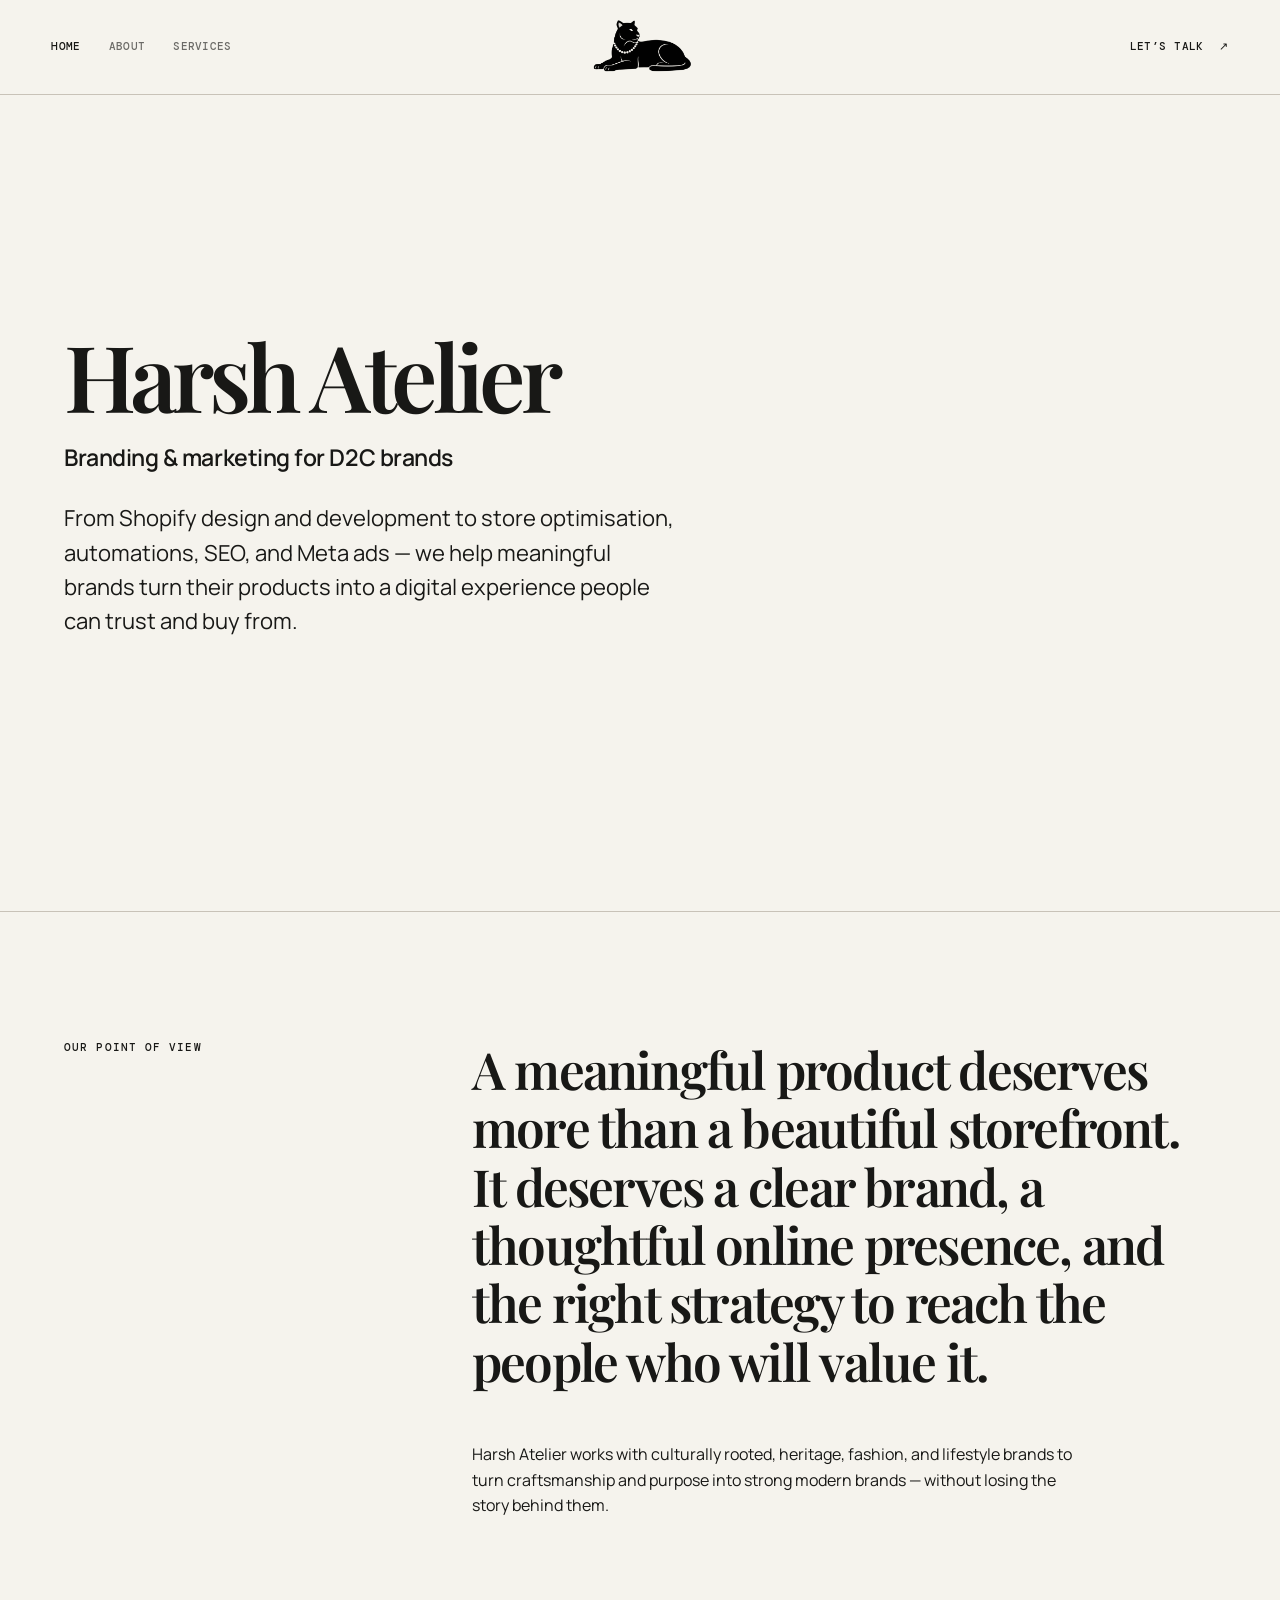
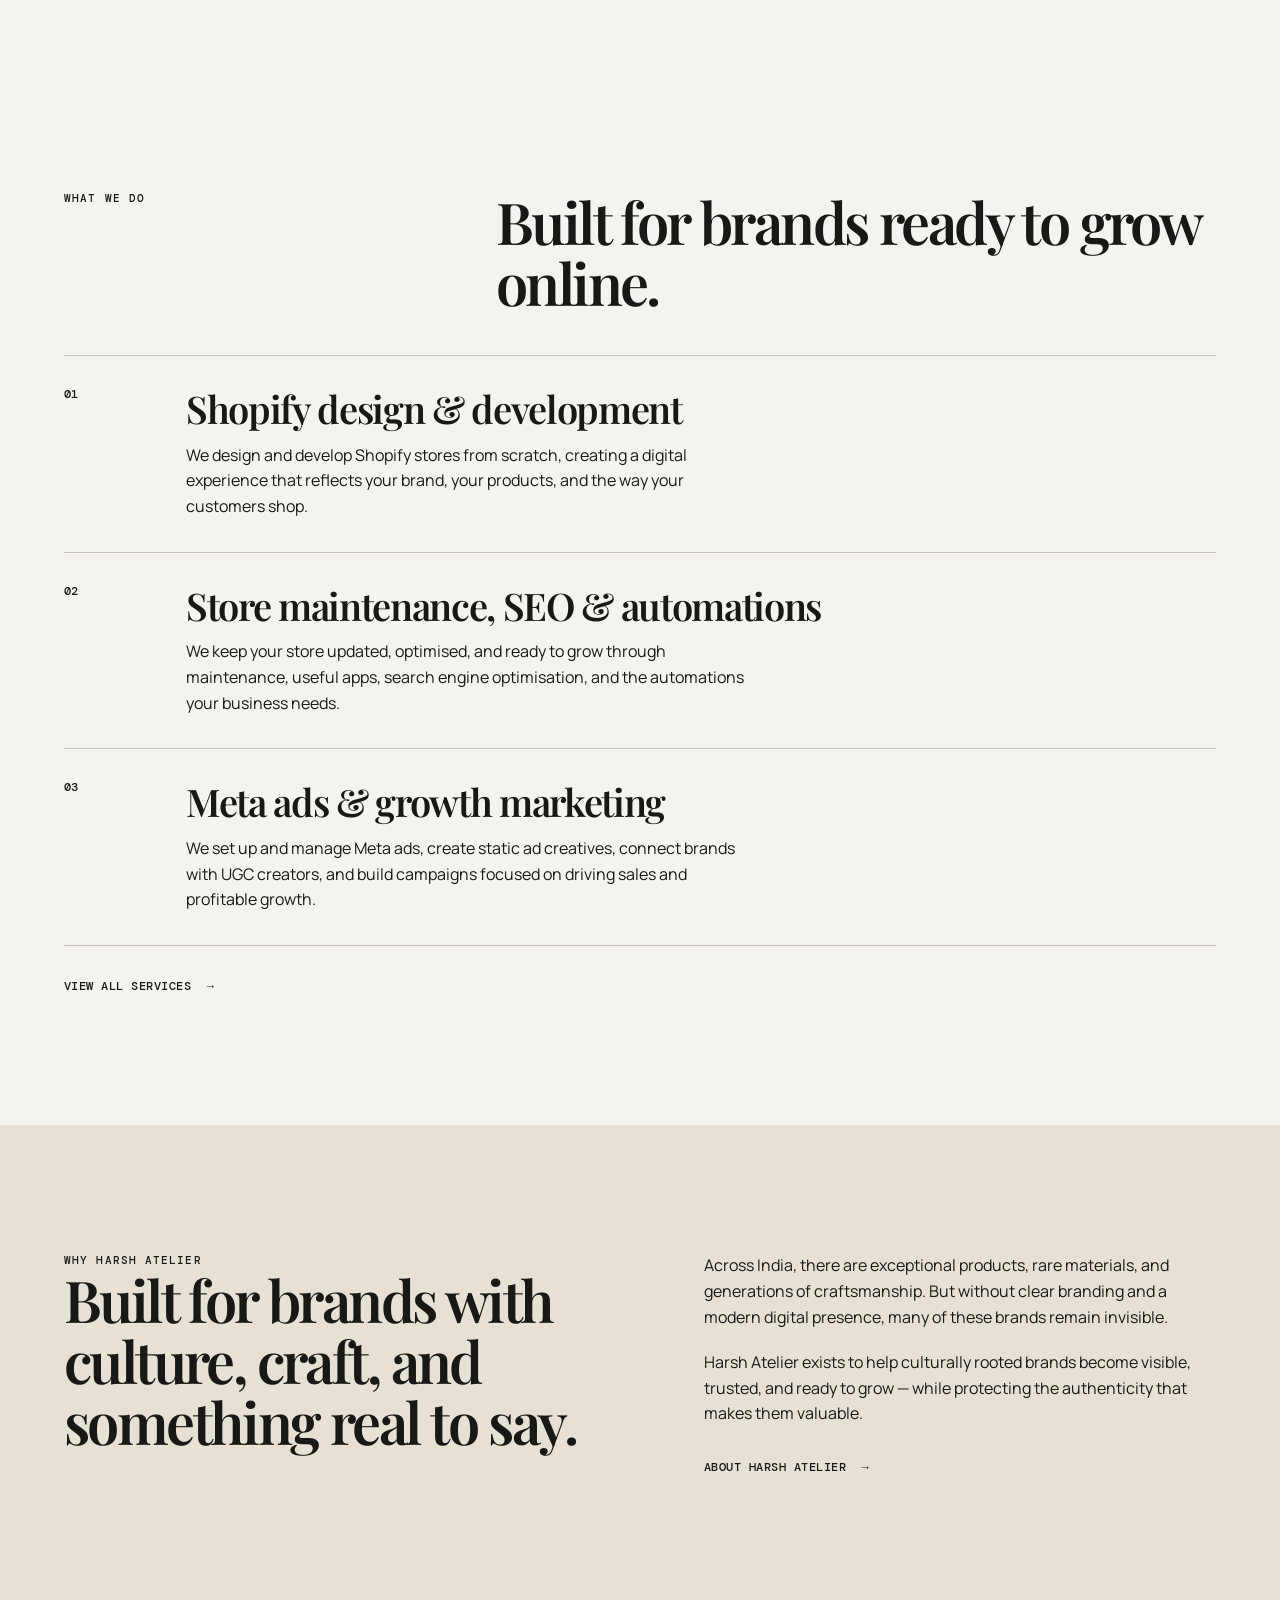
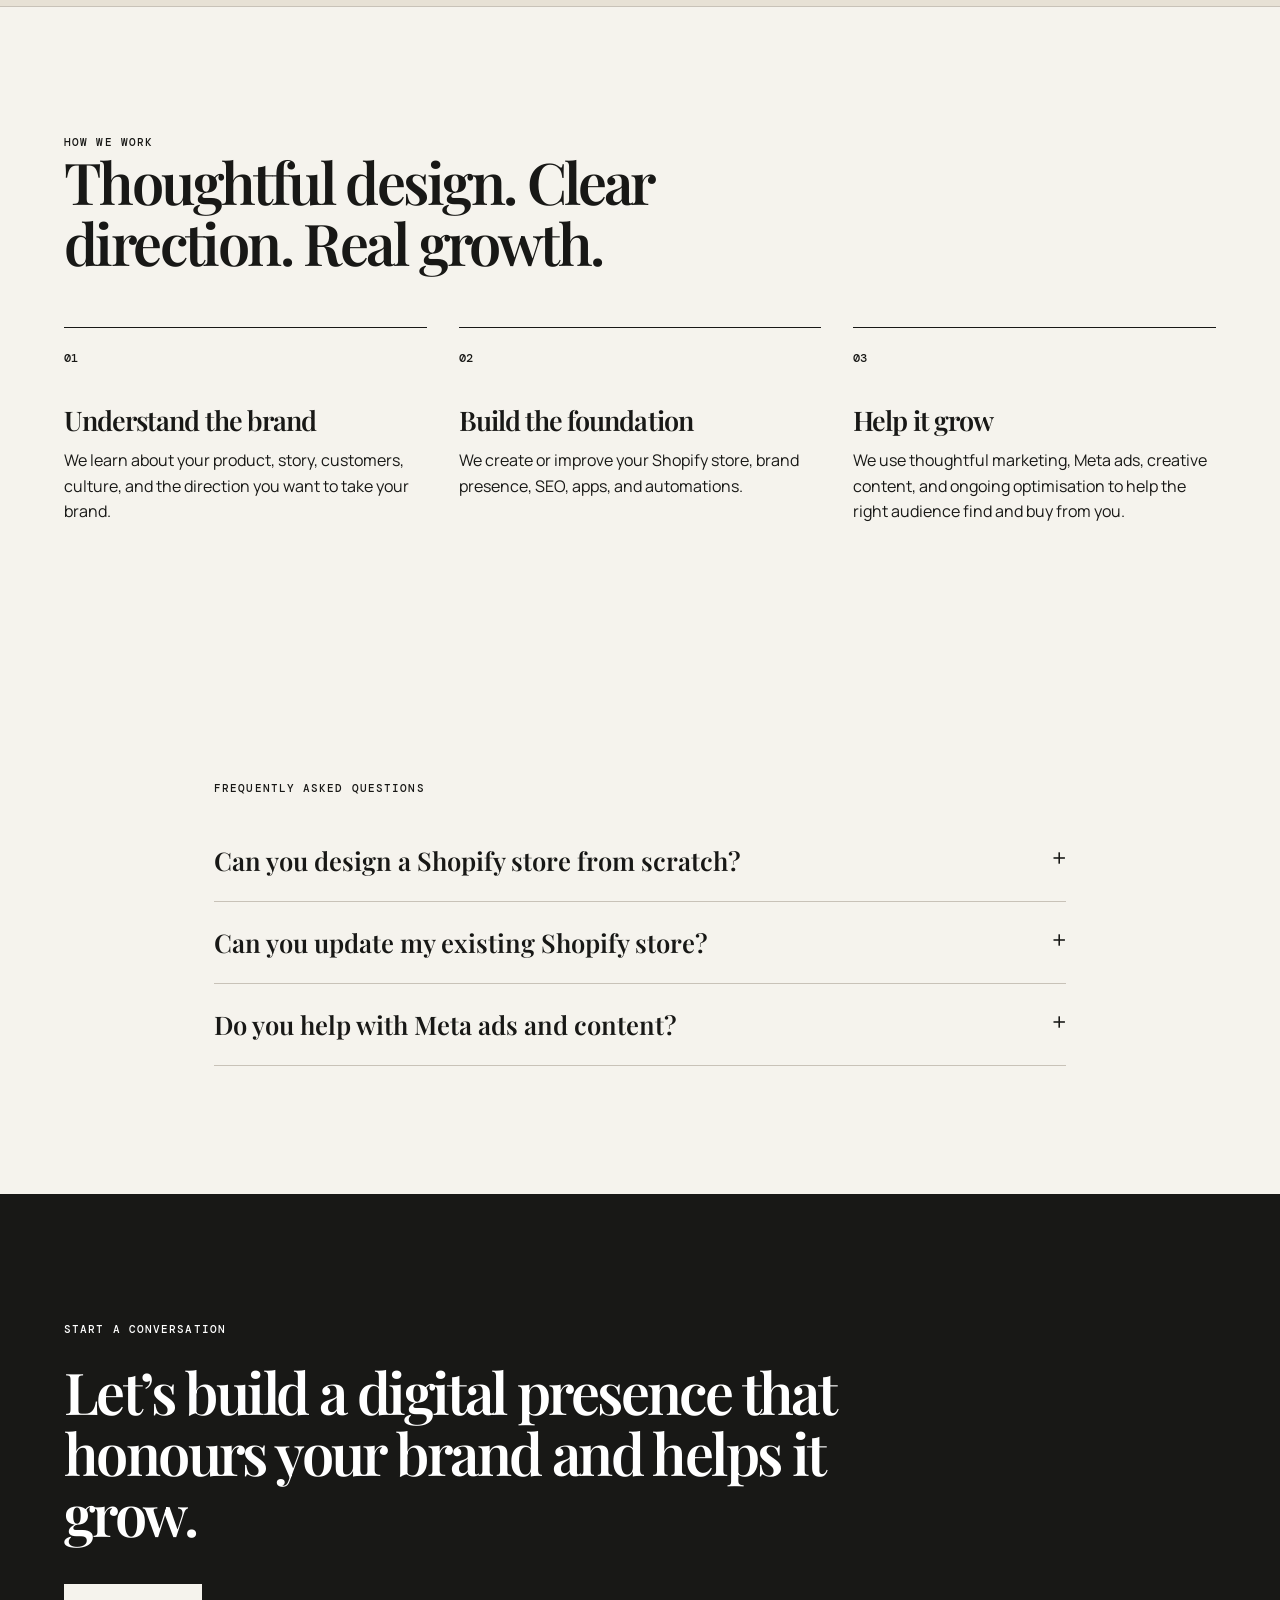
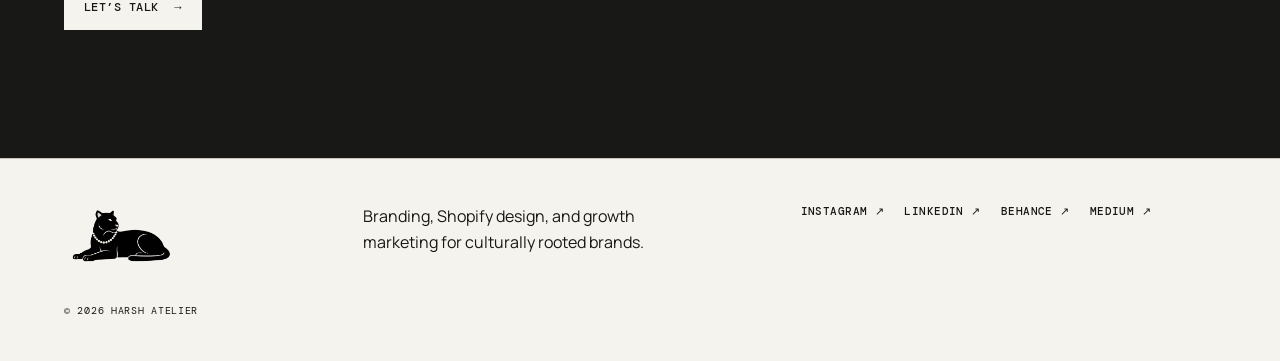
<file: index.html>
<!doctype html>
<html lang="en">
<head>
<meta charset="UTF-8">
<meta name="viewport" content="width=device-width, initial-scale=1">
<meta name="description" content="Harsh Atelier is a branding and marketing agency helping culturally rooted brands build, manage, and grow on Shopify.">
<title>Harsh Atelier — Branding & Marketing Agency</title>
<link rel="preconnect" href="https://fonts.googleapis.com">
<link rel="preconnect" href="https://fonts.gstatic.com" crossorigin>
<link href="https://fonts.googleapis.com/css2?family=DM+Mono:wght@400;500&family=Manrope:wght@400;500;600;700&family=Playfair+Display:ital,wght@0,600;0,700;1,600&display=swap" rel="stylesheet">
<link rel="stylesheet" href="styles.css">
</head>
<body>
<header class="site-header">
<a class="brand" href="index.html" aria-label="Harsh Atelier home">
<img src="harsh-atelier-logo.png" alt="Harsh Atelier">
</a>
<nav aria-label="Primary navigation">
<a aria-current="page" href="index.html">Home</a>
<a href="about.html">About</a>
<a href="services.html">Services</a>
</nav>
<details class="mobile-menu">
<summary>Menu</summary>
<div class="mobile-drawer">
<a href="index.html">Home</a>
<a href="about.html">About</a>
<a href="services.html">Services</a>
<a href="contact.html">Let’s talk →</a>
</div>
</details>
<a class="header-cta" href="contact.html">Let’s talk <span>↗</span>
</a>
</header>
<main>
<section class="hero section">
<h1>Harsh Atelier</h1>
<h3>Branding &amp; marketing for D2C brands</h3>
<p class="lead">From Shopify design and development to store optimisation, automations, SEO, and Meta ads — we help meaningful brands turn their products into a digital experience people can trust and buy from.</p>
</section>
<section class="statement section">
<p class="eyebrow">Our point of view</p>
<p class="display-copy">A meaningful product deserves more than a beautiful storefront. It deserves a clear brand, a thoughtful online presence, and the right strategy to reach the people who will value it.</p>
<p>Harsh Atelier works with culturally rooted, heritage, fashion, and lifestyle brands to turn craftsmanship and purpose into strong modern brands — without losing the story behind them.</p>
</section>
<section class="section">
<div class="section-intro">
<p class="eyebrow">What we do</p>
<h2>Built for brands ready to grow online.</h2>
</div>
<div class="service-list">
<article>
<span>01</span>
<div>
<h3>Shopify design &amp; development</h3>
<p>We design and develop Shopify stores from scratch, creating a digital experience that reflects your brand, your products, and the way your customers shop.</p>
</div>
</article>
<article>
<span>02</span>
<div>
<h3>Store maintenance, SEO &amp; automations</h3>
<p>We keep your store updated, optimised, and ready to grow through maintenance, useful apps, search engine optimisation, and the automations your business needs.</p>
</div>
</article>
<article>
<span>03</span>
<div>
<h3>Meta ads &amp; growth marketing</h3>
<p>We set up and manage Meta ads, create static ad creatives, connect brands with UGC creators, and build campaigns focused on driving sales and profitable growth.</p>
</div>
</article>
</div>
<a class="text-link" href="services.html">View all services <span>→</span>
</a>
</section>
<section class="section split-section">
<div>
<p class="eyebrow">Why Harsh Atelier</p>
<h2>Built for brands with culture, craft, and something real to say.</h2>
</div>
<div>
<p>Across India, there are exceptional products, rare materials, and generations of craftsmanship. But without clear branding and a modern digital presence, many of these brands remain invisible.</p>
<p>Harsh Atelier exists to help culturally rooted brands become visible, trusted, and ready to grow — while protecting the authenticity that makes them valuable.</p>
<a class="text-link" href="about.html">About Harsh Atelier <span>→</span>
</a>
</div>
</section>
<section class="section process">
<p class="eyebrow">How we work</p>
<h2>Thoughtful design. Clear direction. Real growth.</h2>
<div class="process-grid">
<article>
<span>01</span>
<h3>Understand the brand</h3>
<p>We learn about your product, story, customers, culture, and the direction you want to take your brand.</p>
</article>
<article>
<span>02</span>
<h3>Build the foundation</h3>
<p>We create or improve your Shopify store, brand presence, SEO, apps, and automations.</p>
</article>
<article>
<span>03</span>
<h3>Help it grow</h3>
<p>We use thoughtful marketing, Meta ads, creative content, and ongoing optimisation to help the right audience find and buy from you.</p>
</article>
</div>
</section>
<section class="section faq">
<p class="eyebrow">Frequently asked questions</p>
<details>
<summary>Can you design a Shopify store from scratch?</summary>
<p>Yes. We design and develop Shopify stores that reflect your brand and make it easy for customers to explore and buy your products.</p>
</details>
<details>
<summary>Can you update my existing Shopify store?</summary>
<p>Yes. We provide ongoing maintenance, homepage and banner updates, apps, automations, SEO, and store optimisation.</p>
</details>
<details>
<summary>Do you help with Meta ads and content?</summary>
<p>Yes. We set up and manage Meta ad campaigns, create static creatives, and can connect your brand with suitable UGC creators.</p>
</details>
</section>
<section class="cta section">
<p class="eyebrow">Start a conversation</p>
<h2>Let’s build a digital presence that honours your brand and helps it grow.</h2>
<a class="button button-light" href="contact.html">Let’s talk <span>→</span>
</a>
</section>
</main>
<footer>
<a class="brand footer-brand" href="index.html">
<img src="harsh-atelier-logo-transparent.png" alt="Harsh Atelier">
</a>
<p>Branding, Shopify design, and growth marketing for culturally rooted brands.</p>
<div>
<a href="https://www.instagram.com/harshatelier/?hl=en" target="_blank" rel="noopener">Instagram ↗</a>
<a href="https://www.linkedin.com/company/harsh-atelier/home/?viewAsMember=true" target="_blank" rel="noopener">LinkedIn ↗</a>
<a href="https://www.behance.net/harshatelier" target="_blank" rel="noopener">Behance ↗</a>
<a href="https://medium.com/@harsh.consultent" target="_blank" rel="noopener">Medium ↗</a>
</div>
<small>© <span id="year">
</span> Harsh Atelier</small>
</footer>
<script>document.getElementById('year').textContent=new Date().getFullYear();</script>
</body>
</html>
</file>
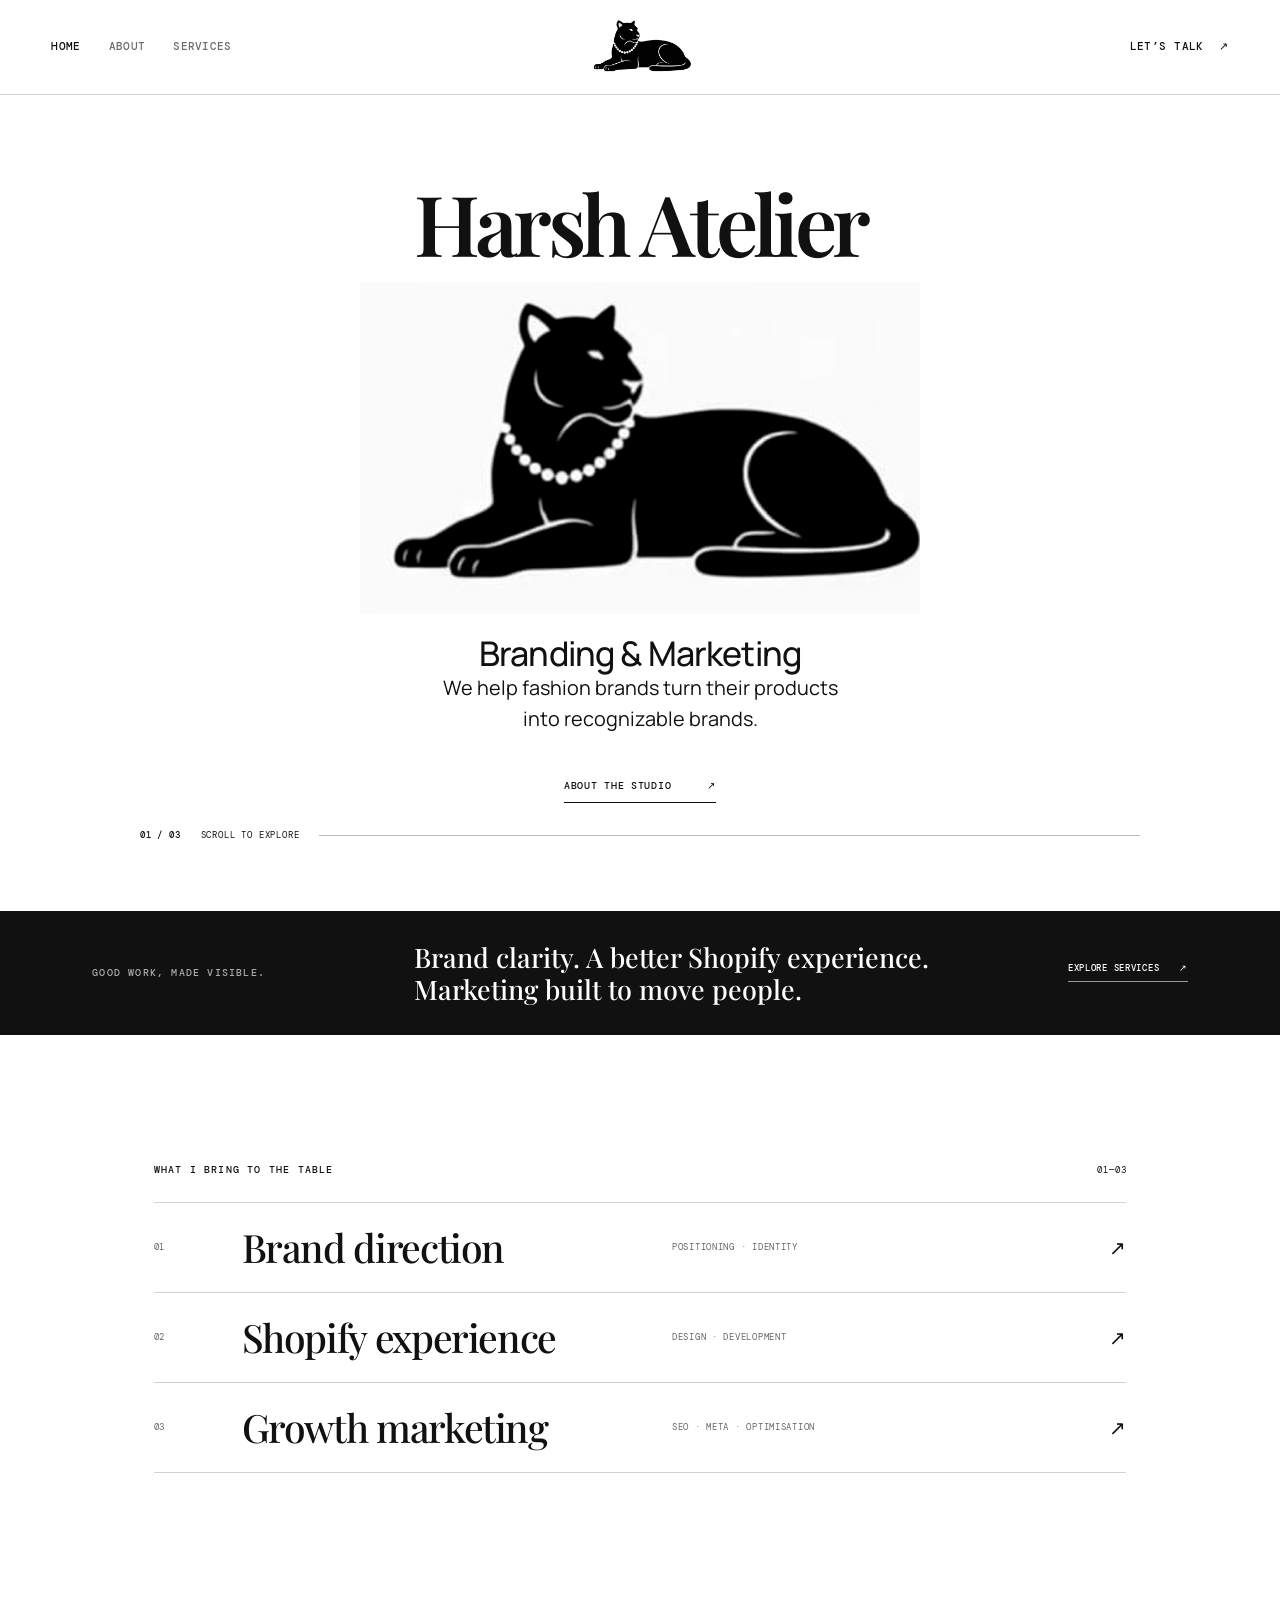
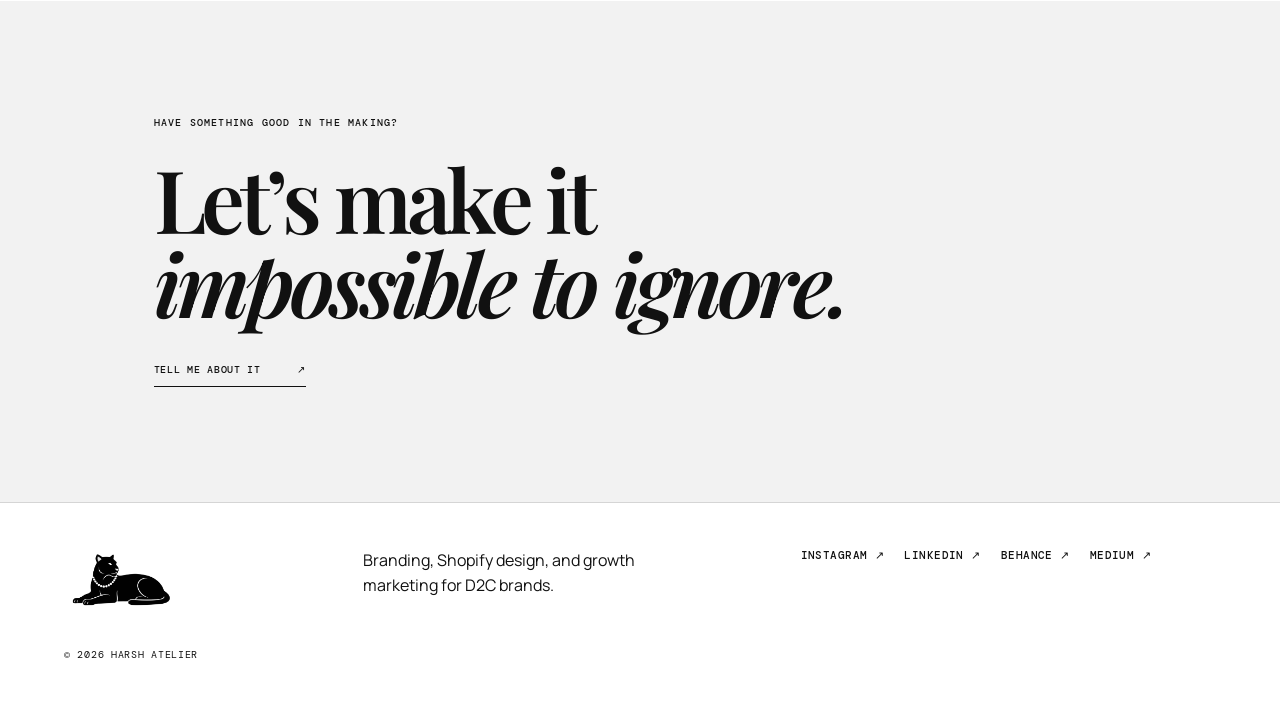
<file: web 2.0/index.html>
<!doctype html>
<html lang="en">
<head>
<meta charset="UTF-8">
<meta name="viewport" content="width=device-width, initial-scale=1">
<meta name="description" content="Branding and marketing for fashion brands.">
<link rel="canonical" href="https://harshatelier.com/">
<meta property="og:type" content="website">
<meta property="og:title" content="Harsh Atelier — Branding & Marketing for Fashion Brands">
<meta property="og:description" content="Branding, Shopify design, store growth, and Meta ads for fashion and D2C brands.">
<meta property="og:url" content="https://harshatelier.com/">
<title>Harsh Atelier — Branding & Marketing for Fashion Brands</title>
<link rel="preconnect" href="https://fonts.googleapis.com">
<link rel="preconnect" href="https://fonts.gstatic.com" crossorigin>
<link href="https://fonts.googleapis.com/css2?family=DM+Mono:wght@400;500&family=Manrope:wght@400;500;600;700&family=Playfair+Display:ital,wght@0,600;0,700;1,600&display=swap" rel="stylesheet">
<link rel="stylesheet" href="styles.css">
<link rel="stylesheet" href="homepage.css">
<script>
  (function(w,d,s,l,i){w[l]=w[l]||[];w[l].push({'gtm.start':
  new Date().getTime(),event:'gtm.js'});var f=d.getElementsByTagName(s)[0],
  j=d.createElement(s),dl=l!='dataLayer'?'&l='+l:'';j.async=true;j.src=
  'https://www.googletagmanager.com/gtm.js?id='+i+dl;f.parentNode.insertBefore(j,f);
  })(window,document,'script','dataLayer','GTM-MBF4JRNF');
</script>
<script type="application/ld+json">
{
  "@context": "https://schema.org",
  "@type": "ProfessionalService",
  "name": "Harsh Atelier",
  "url": "https://harshatelier.com/",
  "logo": "https://harshatelier.com/harsh-atelier-logo-transparent.png",
  "description": "Branding, Shopify design, store optimisation, and Meta ads for fashion and D2C brands.",
  "email": "hello@harshatelier.com",
  "areaServed": ["India", "Worldwide"],
  "sameAs": [
    "https://www.instagram.com/harshatelier/?hl=en",
    "https://www.linkedin.com/company/harsh-atelier/home/?viewAsMember=true",
    "https://www.behance.net/harshatelier",
    "https://medium.com/@harsh.consultent"
  ],
  "knowsAbout": ["Shopify design and development", "Search engine optimisation", "Store automations", "Meta advertising"]
}
</script>
</head>
<body>
<noscript><iframe src="https://www.googletagmanager.com/ns.html?id=GTM-MBF4JRNF" height="0" width="0" style="display:none;visibility:hidden"></iframe></noscript>
<header class="site-header">
<a class="brand" href="index.html" aria-label="Harsh Atelier home"><img src="harsh-atelier-logo.png" alt="Harsh Atelier"></a>
<nav aria-label="Primary navigation"><a aria-current="page" href="index.html">Home</a><a href="about.html">About</a><a href="services.html">Services</a></nav>
<details class="mobile-menu"><summary>Menu</summary><div class="mobile-drawer"><a href="index.html">Home</a><a href="about.html">About</a><a href="services.html">Services</a><a href="contact.html">Let’s talk →</a></div></details>
<a class="header-cta" href="contact.html">Let’s talk <span>↗</span></a>
</header>
<main class="concept-home">
<section class="concept-hero">
<div class="hero-copy">
<h1>Harsh Atelier</h1>
</div>
<div class="hero-art" aria-label="Harsh Atelier graphic">
<img src="welcome-cat.png" alt="Harsh Atelier Bengal cat mark" class="art-logo">
</div>
<div class="hero-bottom">
<h2>Branding &amp; Marketing</h2>
<p class="hero-sub">We help fashion brands turn their products into recognizable brands.</p>
<a class="hero-link" href="about.html">About the studio <span>↗</span></a>
</div>
<div class="hero-index"><span>01 / 03</span><span>SCROLL TO EXPLORE</span><span class="index-rule"></span></div>
</section>
<section class="intro-strip">
<p class="eyebrow">Good work, made visible.</p>
<p>Brand clarity. A better Shopify experience. Marketing built to move people.</p>
<a href="services.html" aria-label="Explore services">Explore services <span>↗</span></a>
</section>
<section class="offerings">
<div class="offerings-heading"><p class="eyebrow">What I bring to the table</p><span>01—03</span></div>
<a class="offering" href="services.html"><span class="offering-no">01</span><span class="offering-name">Brand direction</span><span class="offering-detail">Positioning · identity</span><span class="offering-arrow">↗</span></a>
<a class="offering" href="services.html"><span class="offering-no">02</span><span class="offering-name">Shopify experience</span><span class="offering-detail">Design · development</span><span class="offering-arrow">↗</span></a>
<a class="offering" href="services.html"><span class="offering-no">03</span><span class="offering-name">Growth marketing</span><span class="offering-detail">SEO · Meta · optimisation</span><span class="offering-arrow">↗</span></a>
</section>
<section class="closing-note">
<p class="eyebrow">Have something good in the making?</p>
<h2>Let’s make it<br><em>impossible to ignore.</em></h2>
<a class="closing-link" href="contact.html">Tell me about it <span>↗</span></a>
</section>
</main>
<footer>
<a class="brand footer-brand" href="index.html"><img src="harsh-atelier-logo-transparent.png" alt="Harsh Atelier"></a>
<p>Branding, Shopify design, and growth marketing for D2C brands.</p>
<div><a href="https://www.instagram.com/harshatelier/?hl=en" target="_blank" rel="noopener">Instagram ↗</a><a href="https://www.linkedin.com/company/harsh-atelier/home/?viewAsMember=true" target="_blank" rel="noopener">LinkedIn ↗</a><a href="https://www.behance.net/harshatelier" target="_blank" rel="noopener">Behance ↗</a><a href="https://medium.com/@harsh.consultent" target="_blank" rel="noopener">Medium ↗</a></div>
<small>© <span id="year"></span> Harsh Atelier</small>
</footer>
<script>document.getElementById('year').textContent=new Date().getFullYear();</script>
</body>
</html>
</file>
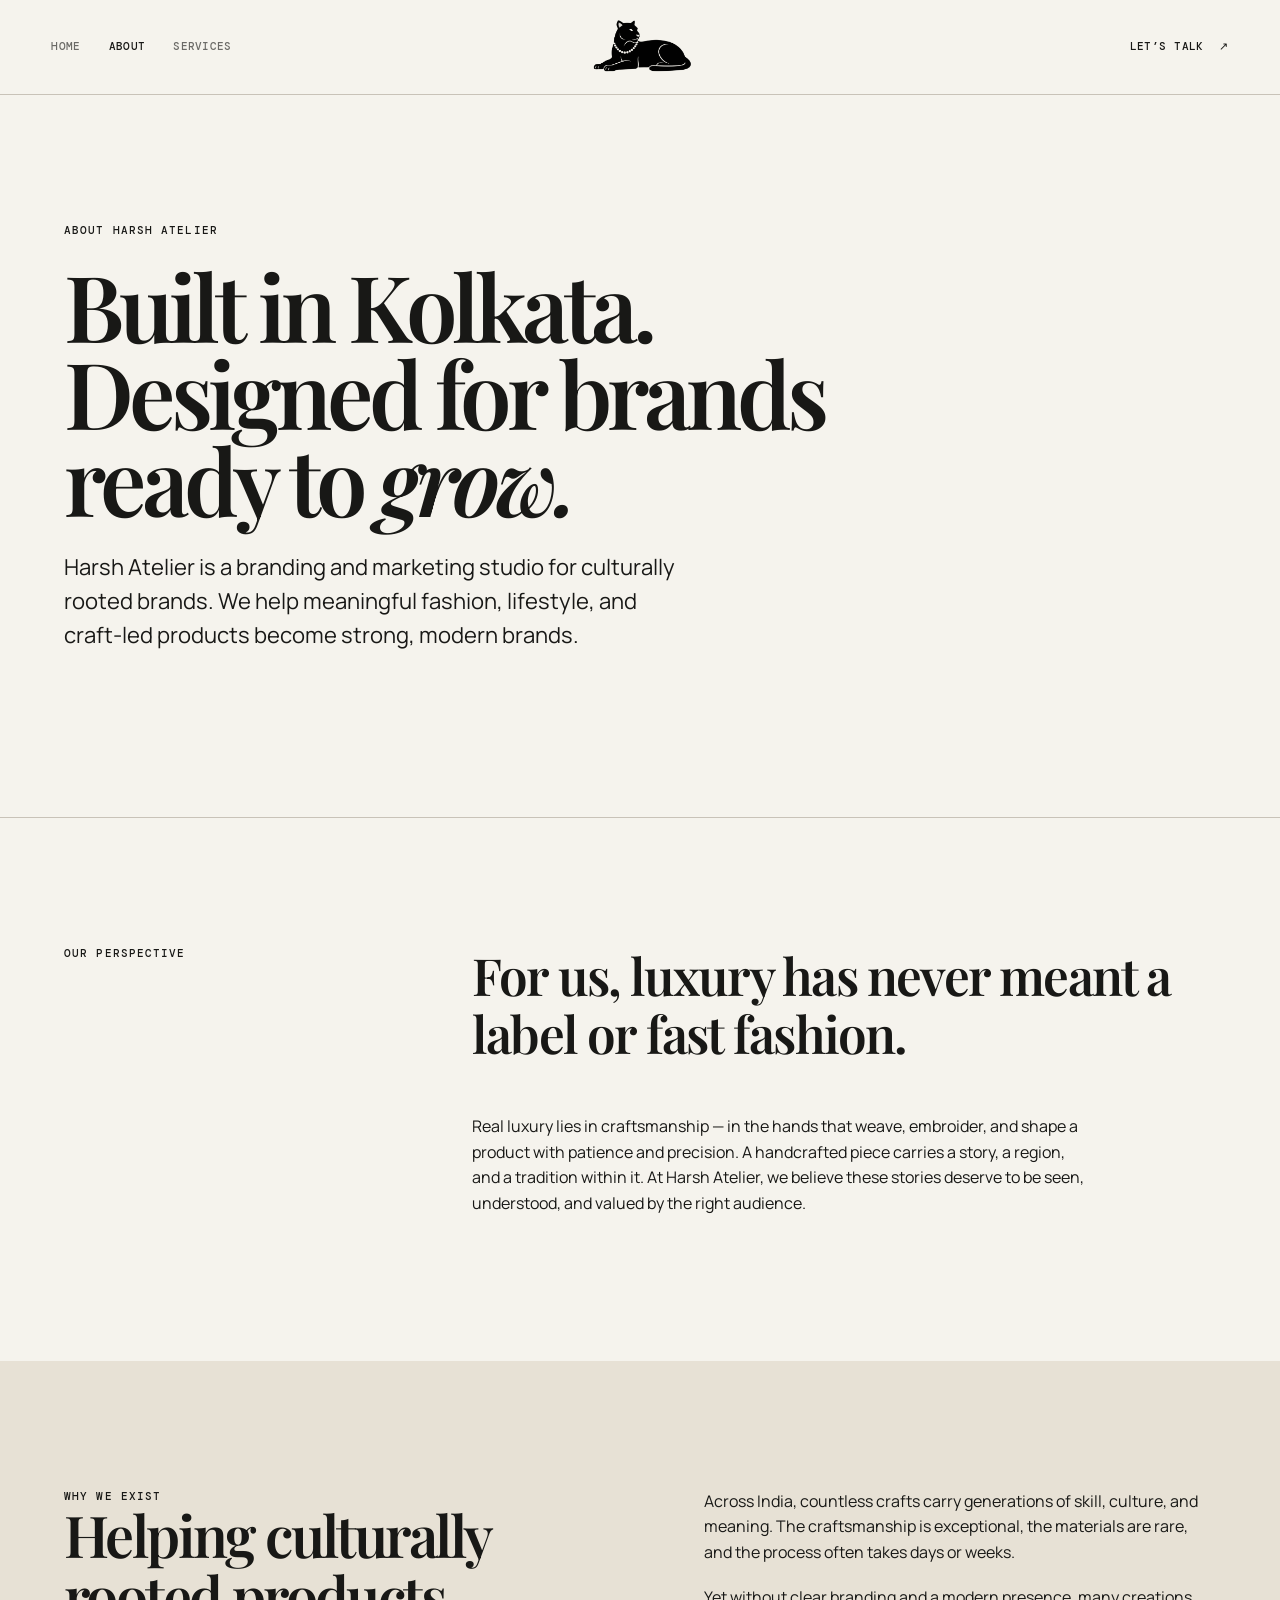
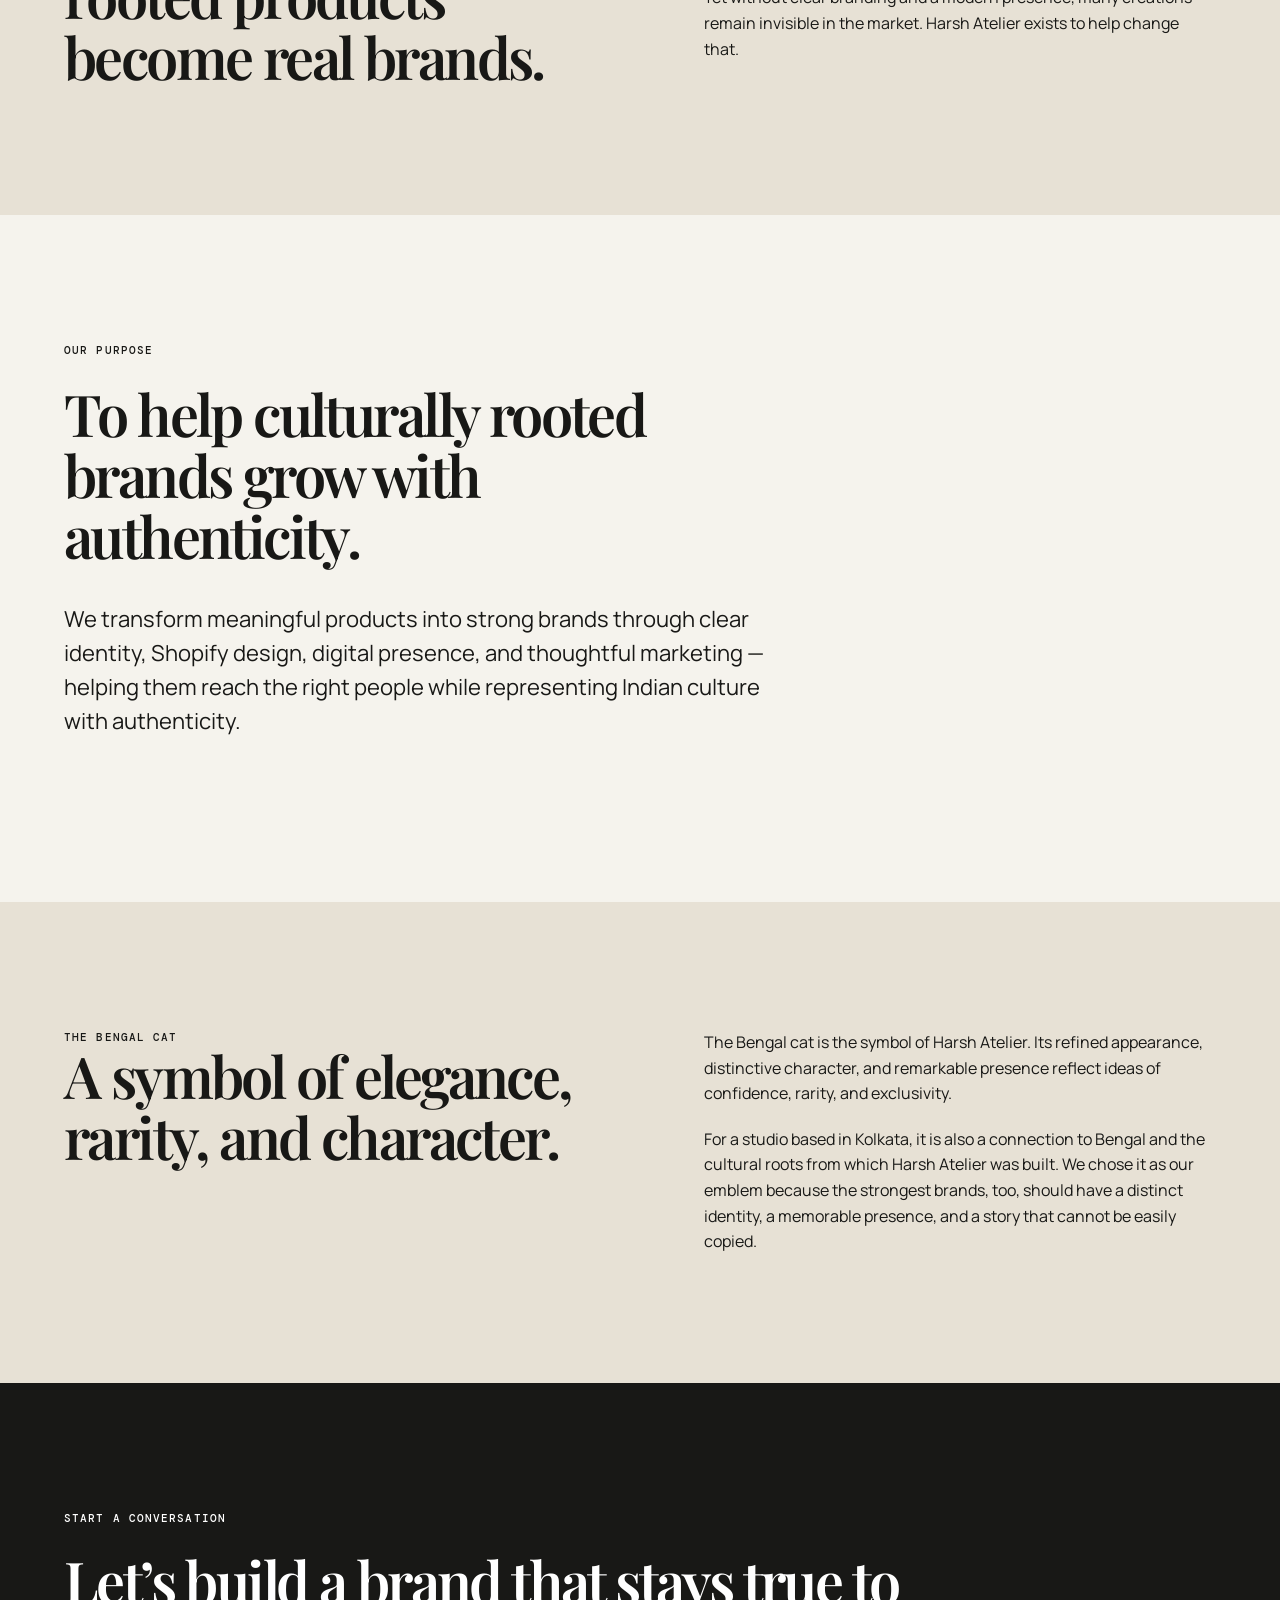
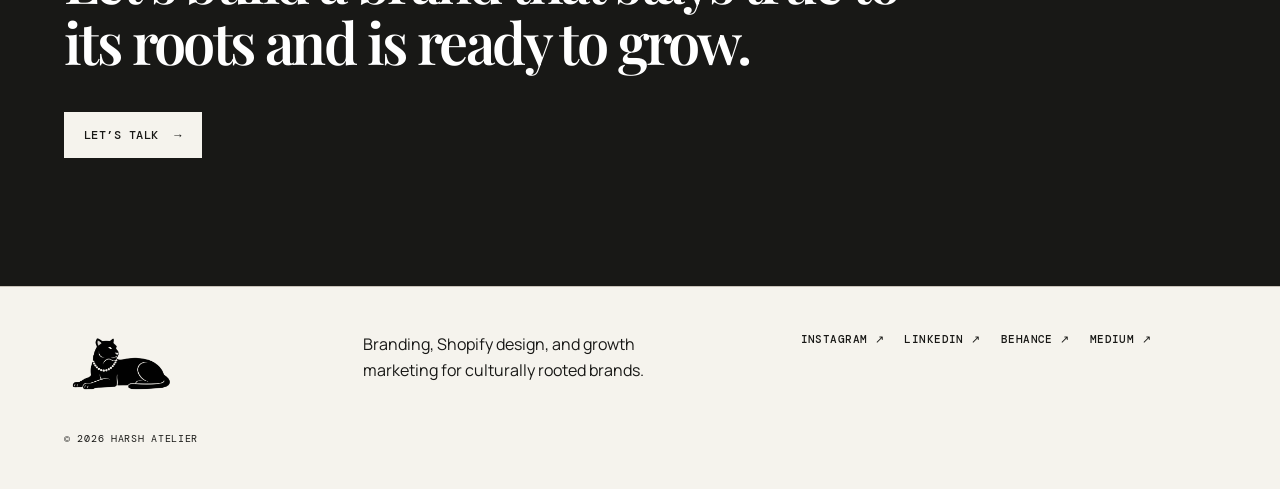
<file: about.html>
<!doctype html>
<html lang="en">
<head>
<meta charset="UTF-8">
<meta name="viewport" content="width=device-width, initial-scale=1">
<meta name="description" content="Learn about Harsh Atelier, a Kolkata-based branding and marketing agency for culturally rooted brands.">
<title>About — Harsh Atelier</title>
<link rel="preconnect" href="https://fonts.googleapis.com">
<link rel="preconnect" href="https://fonts.gstatic.com" crossorigin>
<link href="https://fonts.googleapis.com/css2?family=DM+Mono:wght@400;500&family=Manrope:wght@400;500;600;700&family=Playfair+Display:ital,wght@0,600;0,700;1,600&display=swap" rel="stylesheet">
<link rel="stylesheet" href="styles.css">
</head>
<body>
<header class="site-header">
<a class="brand" href="index.html" aria-label="Harsh Atelier home">
<img src="harsh-atelier-logo.png" alt="Harsh Atelier">
</a>
<nav aria-label="Primary navigation">
<a href="index.html">Home</a>
<a aria-current="page" href="about.html">About</a>
<a href="services.html">Services</a>
</nav>
<details class="mobile-menu">
<summary>Menu</summary>
<div class="mobile-drawer">
<a href="index.html">Home</a>
<a href="about.html">About</a>
<a href="services.html">Services</a>
<a href="contact.html">Let’s talk →</a>
</div>
</details>
<a class="header-cta" href="contact.html">Let’s talk <span>↗</span>
</a>
</header>
<main>
<section class="hero section page-hero">
<p class="eyebrow">About Harsh Atelier</p>
<h1>Built in Kolkata. Designed for brands ready to <em>grow.</em>
</h1>
<p class="lead">Harsh Atelier is a branding and marketing studio for culturally rooted brands. We help meaningful fashion, lifestyle, and craft-led products become strong, modern brands.</p>
</section>
<section class="statement section">
<p class="eyebrow">Our perspective</p>
<p class="display-copy">For us, luxury has never meant a label or fast fashion.</p>
<p>Real luxury lies in craftsmanship — in the hands that weave, embroider, and shape a product with patience and precision. A handcrafted piece carries a story, a region, and a tradition within it. At Harsh Atelier, we believe these stories deserve to be seen, understood, and valued by the right audience.</p>
</section>
<section class="section split-section">
<div>
<p class="eyebrow">Why we exist</p>
<h2>Helping culturally rooted products become real brands.</h2>
</div>
<div>
<p>Across India, countless crafts carry generations of skill, culture, and meaning. The craftsmanship is exceptional, the materials are rare, and the process often takes days or weeks.</p>
<p>Yet without clear branding and a modern presence, many creations remain invisible in the market. Harsh Atelier exists to help change that.</p>
</div>
</section>
<section class="section">
<p class="eyebrow">Our purpose</p>
<h2>To help culturally rooted brands grow with authenticity.</h2>
<p class="lead">We transform meaningful products into strong brands through clear identity, Shopify design, digital presence, and thoughtful marketing — helping them reach the right people while representing Indian culture with authenticity.</p>
</section>
<section class="section split-section">
<div>
<p class="eyebrow">The Bengal cat</p>
<h2>A symbol of elegance, rarity, and character.</h2>
</div>
<div>
<p>The Bengal cat is the symbol of Harsh Atelier. Its refined appearance, distinctive character, and remarkable presence reflect ideas of confidence, rarity, and exclusivity.</p>
<p>For a studio based in Kolkata, it is also a connection to Bengal and the cultural roots from which Harsh Atelier was built. We chose it as our emblem because the strongest brands, too, should have a distinct identity, a memorable presence, and a story that cannot be easily copied.</p>
</div>
</section>
<section class="cta section">
<p class="eyebrow">Start a conversation</p>
<h2>Let’s build a brand that stays true to its roots and is ready to grow.</h2>
<a class="button button-light" href="contact.html">Let’s talk <span>→</span>
</a>
</section>
</main>
<footer>
<a class="brand footer-brand" href="index.html">
<img src="harsh-atelier-logo-transparent.png" alt="Harsh Atelier">
</a>
<p>Branding, Shopify design, and growth marketing for culturally rooted brands.</p>
<div>
<a href="https://www.instagram.com/harshatelier/?hl=en" target="_blank" rel="noopener">Instagram ↗</a>
<a href="https://www.linkedin.com/company/harsh-atelier/home/?viewAsMember=true" target="_blank" rel="noopener">LinkedIn ↗</a>
<a href="https://www.behance.net/harshatelier" target="_blank" rel="noopener">Behance ↗</a>
<a href="https://medium.com/@harsh.consultent" target="_blank" rel="noopener">Medium ↗</a>
</div>
<small>© <span id="year">
</span> Harsh Atelier</small>
</footer>
<script>document.getElementById('year').textContent=new Date().getFullYear();</script>
</body>
</html>
</file>
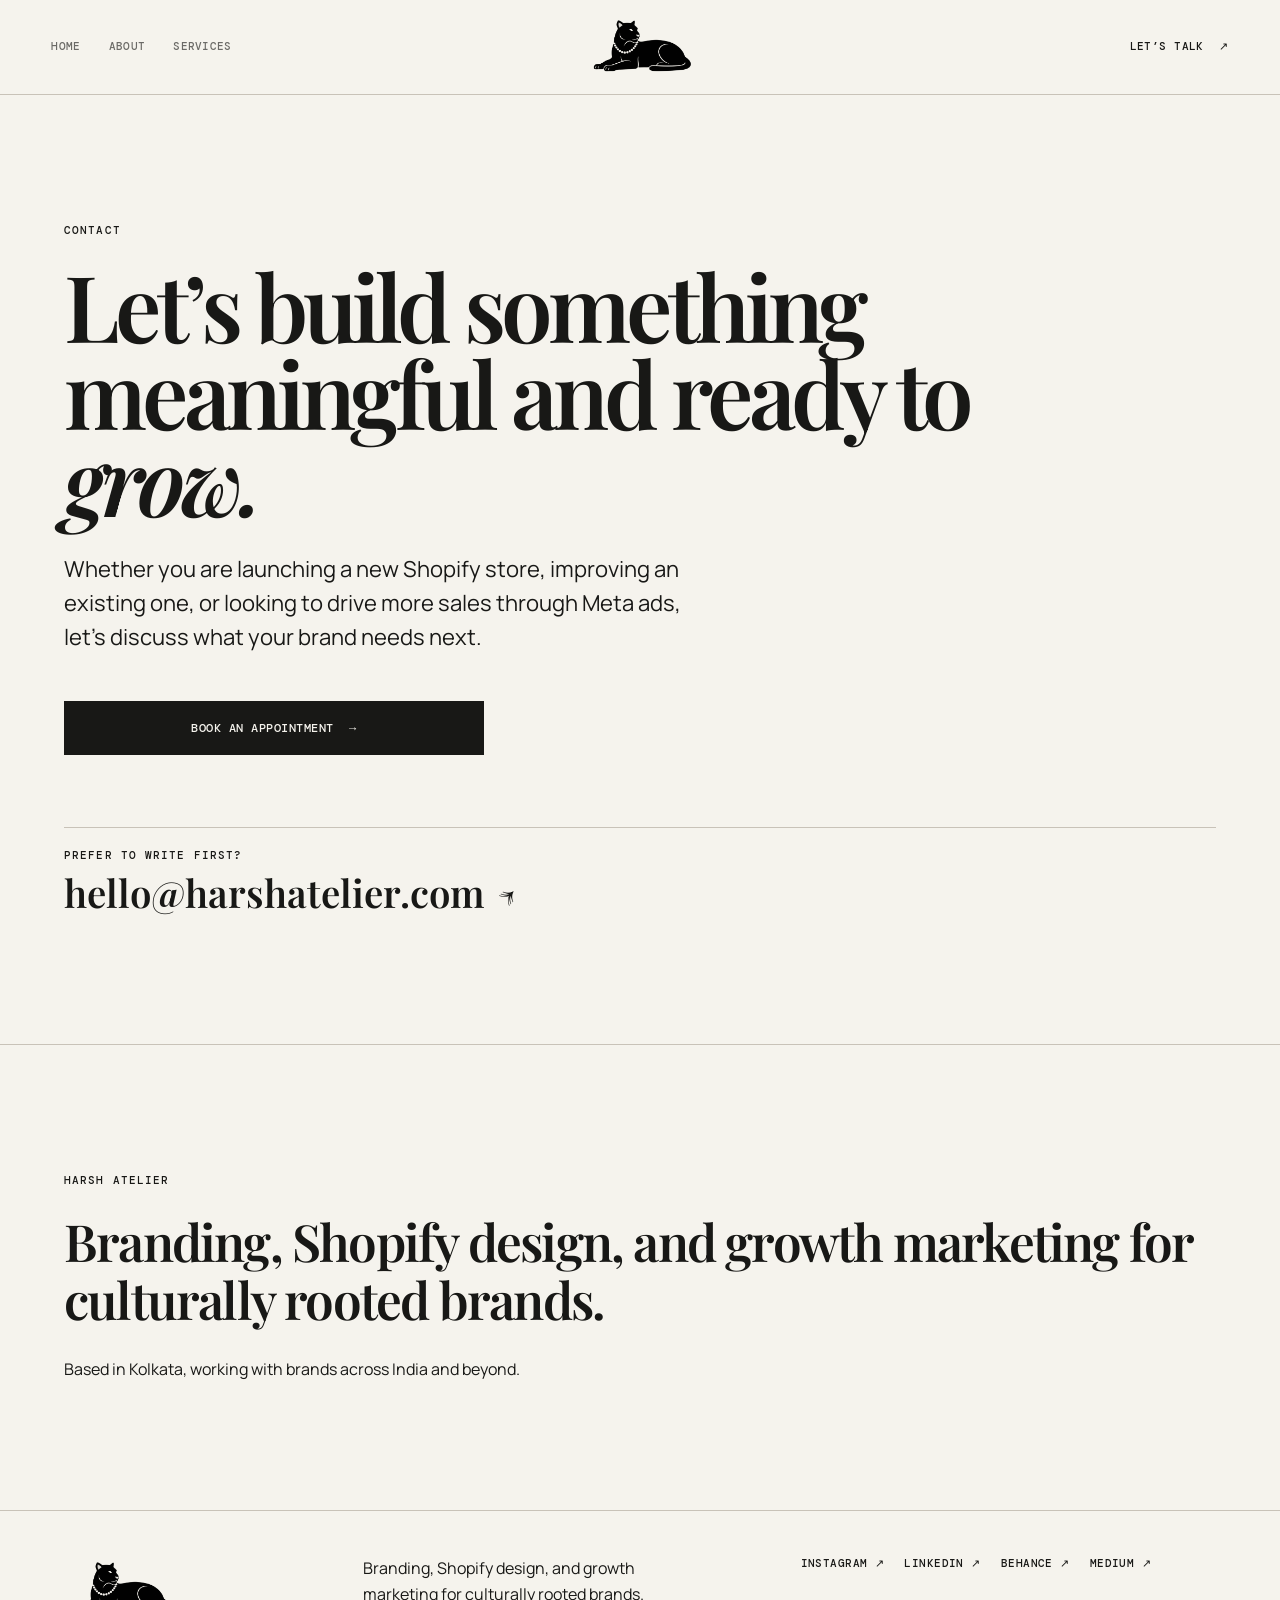
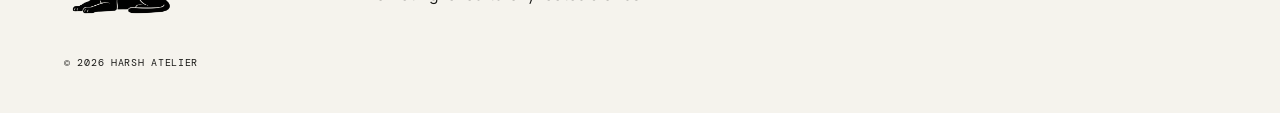
<file: contact.html>
<!doctype html>
<html lang="en">
<head>
<meta charset="UTF-8">
<meta name="viewport" content="width=device-width, initial-scale=1">
<meta name="description" content="Book a consultation with Harsh Atelier for Shopify design, store maintenance, and Meta ads.">
<title>Contact — Harsh Atelier</title>
<link rel="preconnect" href="https://fonts.googleapis.com">
<link rel="preconnect" href="https://fonts.gstatic.com" crossorigin>
<link href="https://fonts.googleapis.com/css2?family=DM+Mono:wght@400;500&family=Manrope:wght@400;500;600;700&family=Playfair+Display:ital,wght@0,600;0,700;1,600&display=swap" rel="stylesheet">
<link rel="stylesheet" href="styles.css">
</head>
<body>
<header class="site-header">
<a class="brand" href="index.html" aria-label="Harsh Atelier home">
<img src="harsh-atelier-logo.png" alt="Harsh Atelier">
</a>
<nav aria-label="Primary navigation">
<a href="index.html">Home</a>
<a href="about.html">About</a>
<a href="services.html">Services</a>
</nav>
<details class="mobile-menu">
<summary>Menu</summary>
<div class="mobile-drawer">
<a href="index.html">Home</a>
<a href="about.html">About</a>
<a href="services.html">Services</a>
<a href="contact.html">Let’s talk →</a>
</div>
</details>
<a class="header-cta" href="contact.html">Let’s talk <span>↗</span>
</a>
</header>
<main>
<section class="hero section contact-hero">
<p class="eyebrow">Contact</p>
<h1>Let’s build something meaningful and ready to <em>grow.</em>
</h1>
<p class="lead">Whether you are launching a new Shopify store, improving an existing one, or looking to drive more sales through Meta ads, let’s discuss what your brand needs next.</p>
<a class="button" href="https://calendly.com/harsh-consultent/new-meeting" target="_blank" rel="noopener">Book an appointment <span>→</span>
</a>
<div class="direct-contact">
<p class="eyebrow">Prefer to write first?</p>
<a href="mailto:hello@harshatelier.com">hello@harshatelier.com <span>↗</span>
</a>
</div>
</section>
<section class="section contact-note">
<p class="eyebrow">Harsh Atelier</p>
<p class="display-copy">Branding, Shopify design, and growth marketing for culturally rooted brands.</p>
<p>Based in Kolkata, working with brands across India and beyond.</p>
</section>
</main>
<footer>
<a class="brand footer-brand" href="index.html">
<img src="harsh-atelier-logo-transparent.png" alt="Harsh Atelier">
</a>
<p>Branding, Shopify design, and growth marketing for culturally rooted brands.</p>
<div>
<a href="https://www.instagram.com/harshatelier/?hl=en" target="_blank" rel="noopener">Instagram ↗</a>
<a href="https://www.linkedin.com/company/harsh-atelier/home/?viewAsMember=true" target="_blank" rel="noopener">LinkedIn ↗</a>
<a href="https://www.behance.net/harshatelier" target="_blank" rel="noopener">Behance ↗</a>
<a href="https://medium.com/@harsh.consultent" target="_blank" rel="noopener">Medium ↗</a>
</div>
<small>© <span id="year">
</span> Harsh Atelier</small>
</footer>
<script>document.getElementById('year').textContent=new Date().getFullYear();</script>
</body>
</html>
</file>
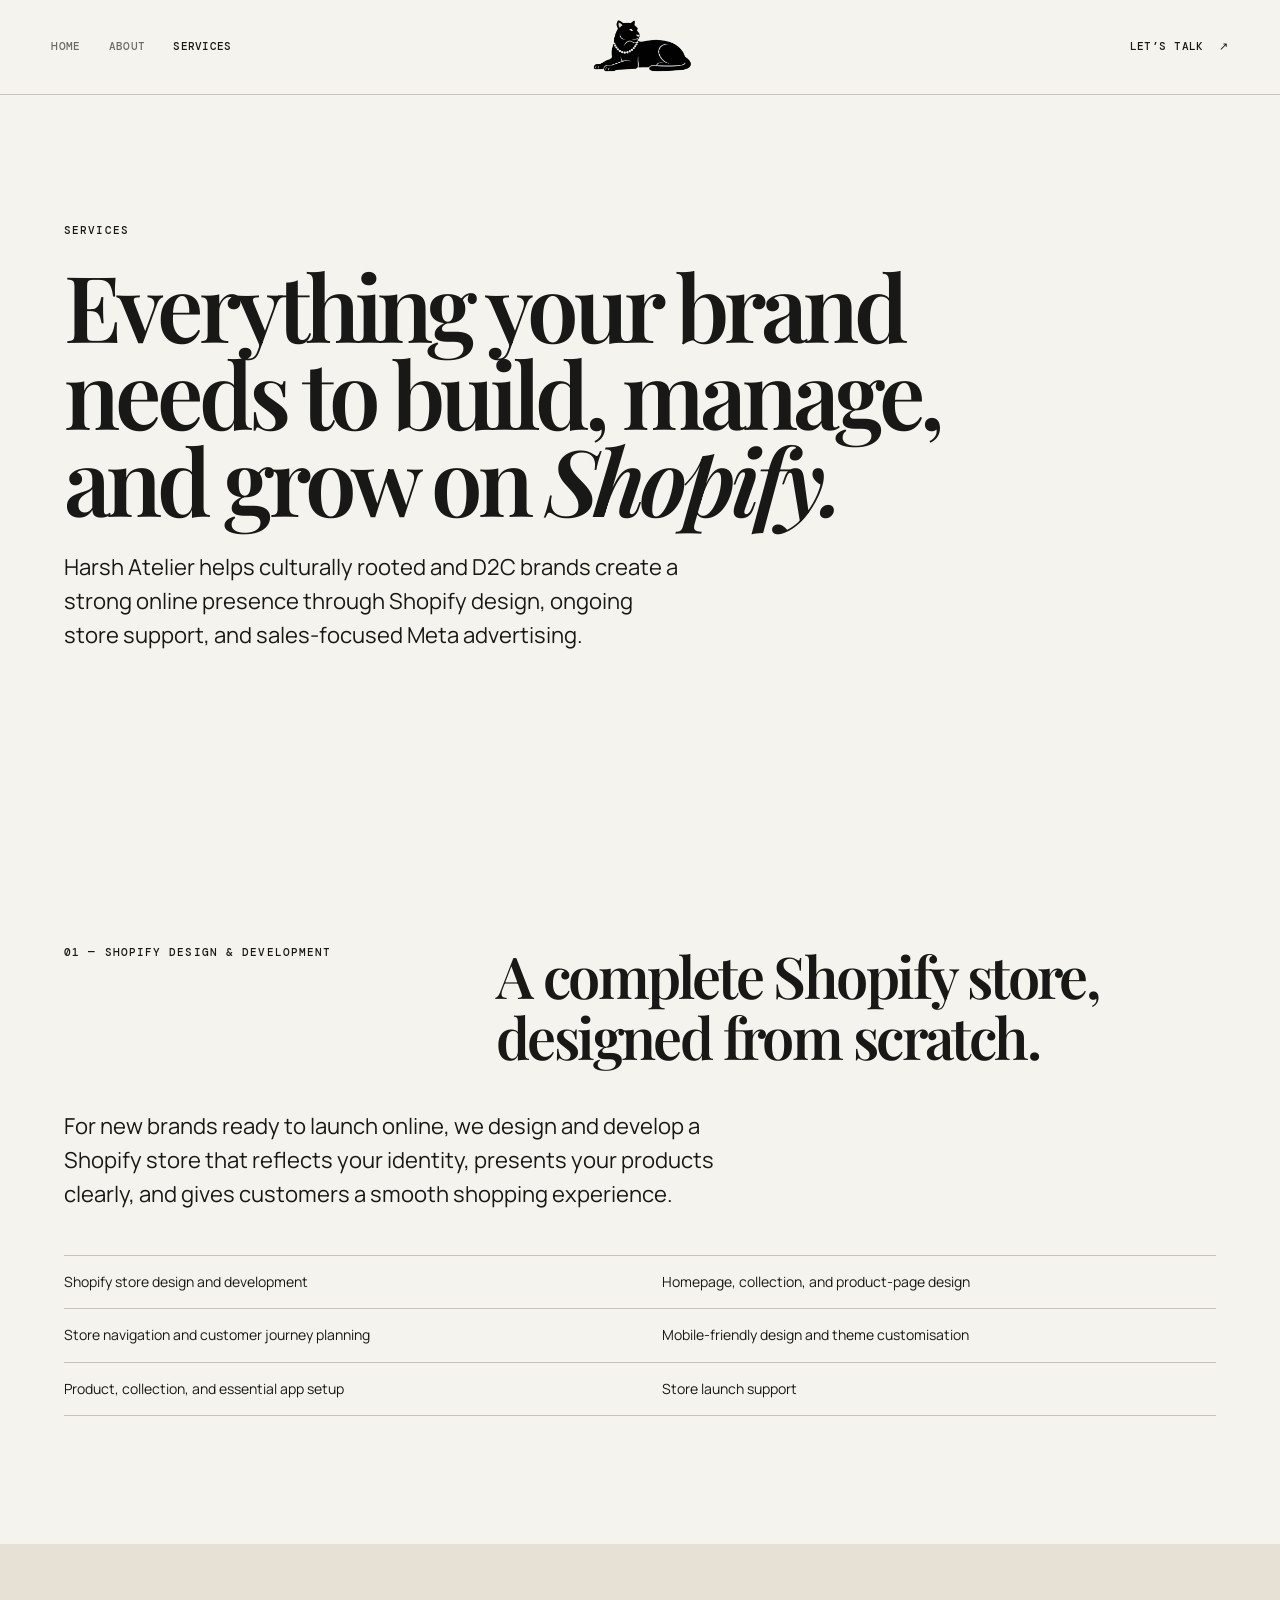
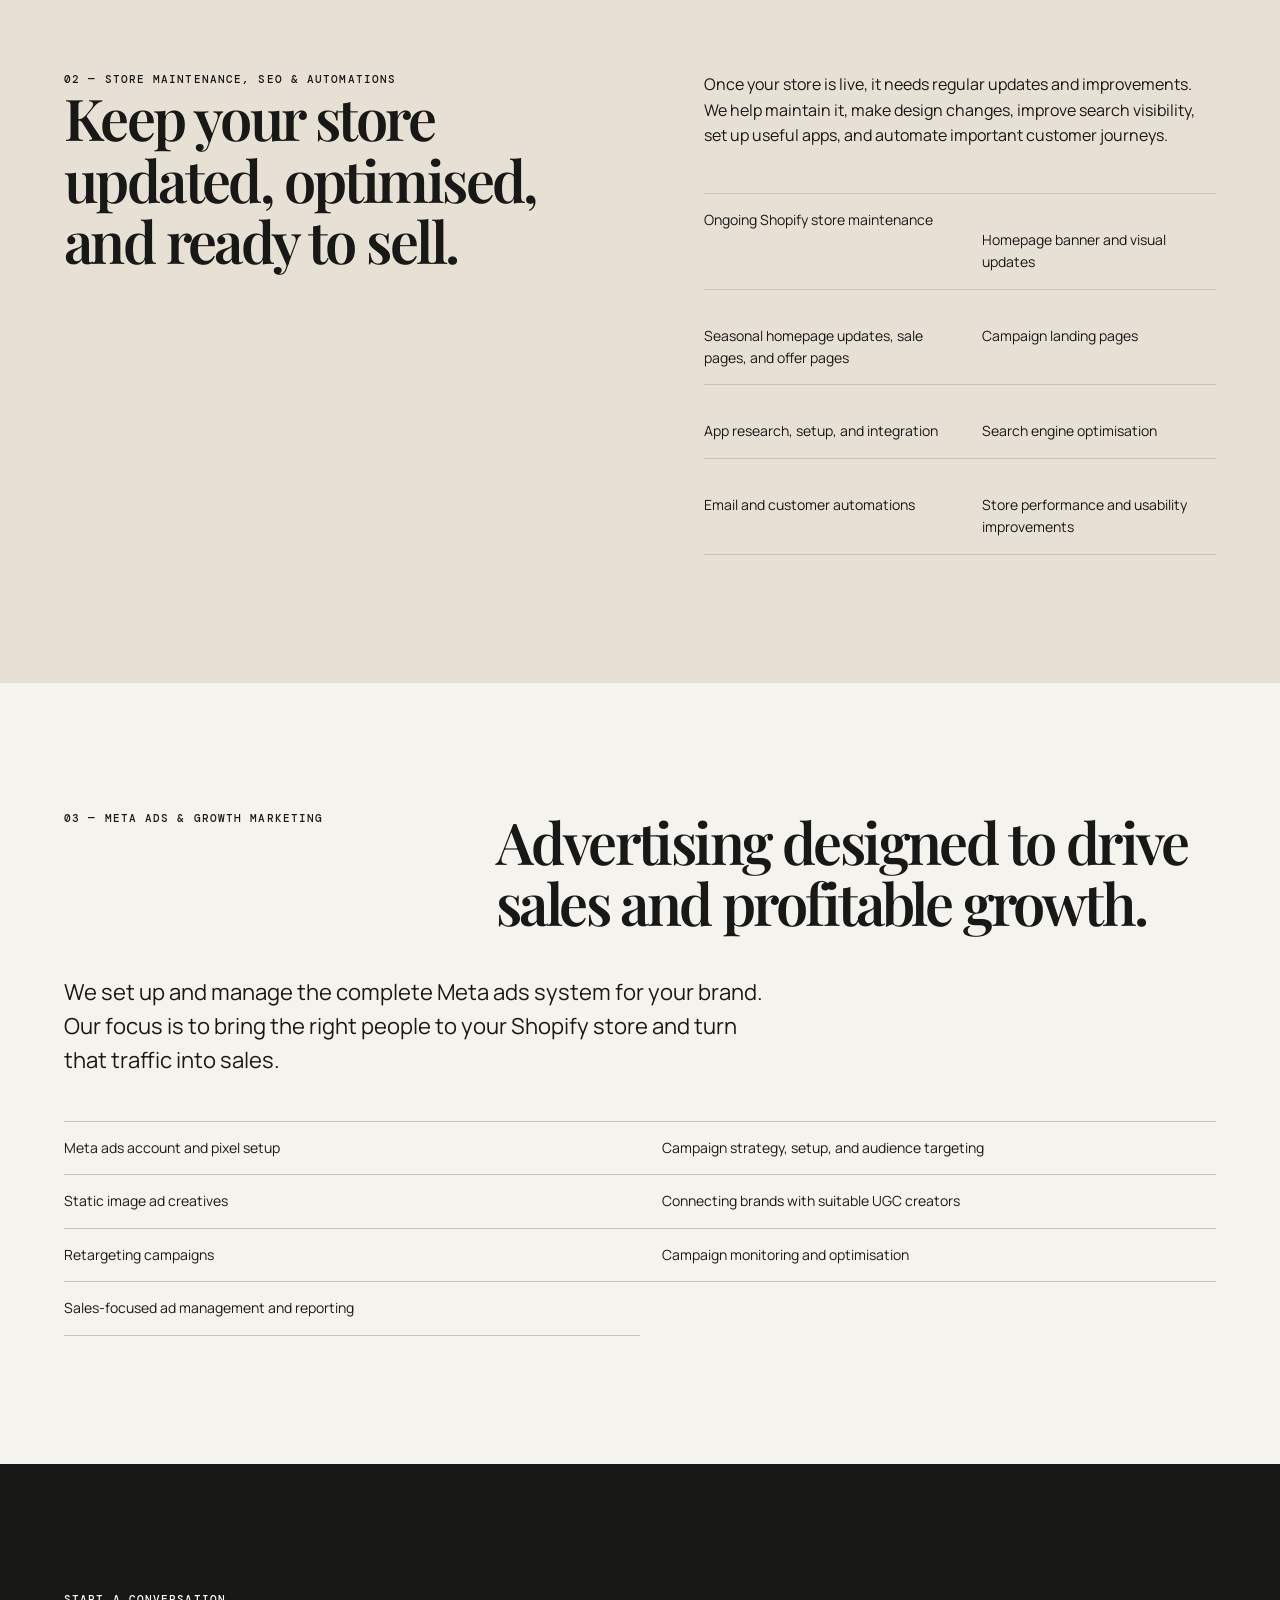
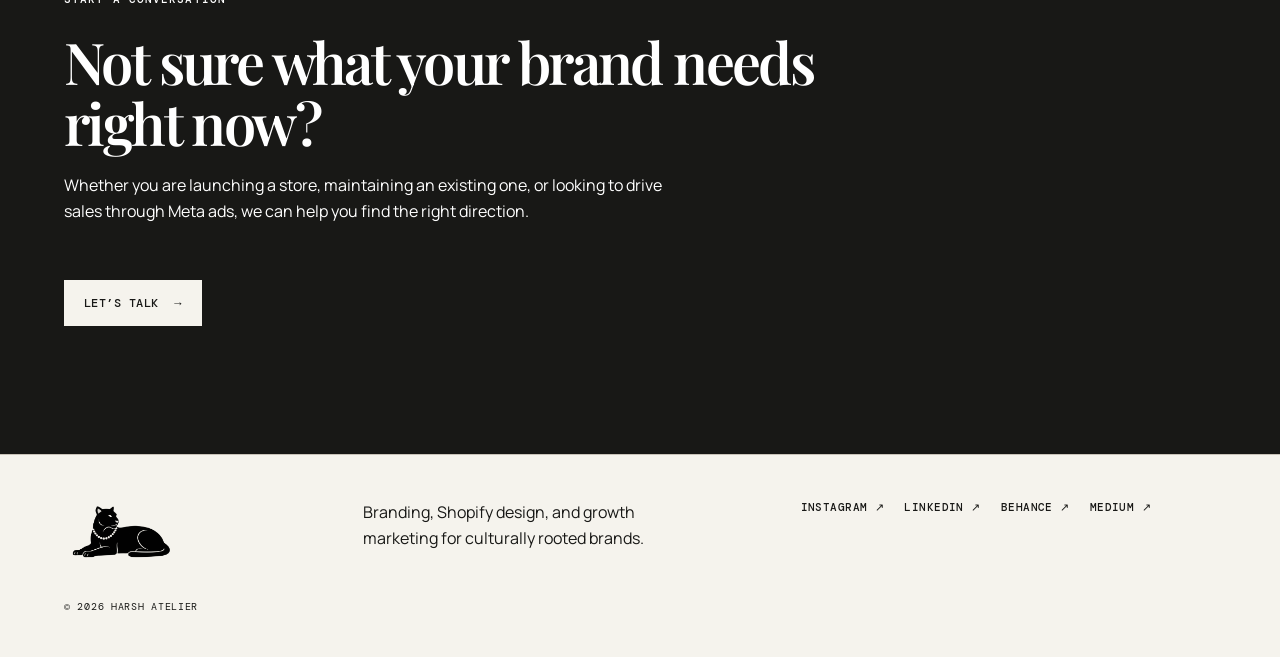
<file: services.html>
<!doctype html>
<html lang="en">
<head>
<meta charset="UTF-8">
<meta name="viewport" content="width=device-width, initial-scale=1">
<meta name="description" content="Shopify design, store maintenance, SEO, automations, and Meta ads for culturally rooted brands.">
<title>Services — Harsh Atelier</title>
<link rel="preconnect" href="https://fonts.googleapis.com">
<link rel="preconnect" href="https://fonts.gstatic.com" crossorigin>
<link href="https://fonts.googleapis.com/css2?family=DM+Mono:wght@400;500&family=Manrope:wght@400;500;600;700&family=Playfair+Display:ital,wght@0,600;0,700;1,600&display=swap" rel="stylesheet">
<link rel="stylesheet" href="styles.css">
</head>
<body>
<header class="site-header">
<a class="brand" href="index.html" aria-label="Harsh Atelier home">
<img src="harsh-atelier-logo.png" alt="Harsh Atelier">
</a>
<nav aria-label="Primary navigation">
<a href="index.html">Home</a>
<a href="about.html">About</a>
<a aria-current="page" href="services.html">Services</a>
</nav>
<details class="mobile-menu">
<summary>Menu</summary>
<div class="mobile-drawer">
<a href="index.html">Home</a>
<a href="about.html">About</a>
<a href="services.html">Services</a>
<a href="contact.html">Let’s talk →</a>
</div>
</details>
<a class="header-cta" href="contact.html">Let’s talk <span>↗</span>
</a>
</header>
<main>
<section class="hero section page-hero">
<p class="eyebrow">Services</p>
<h1>Everything your brand needs to build, manage, and grow on <em>Shopify.</em>
</h1>
<p class="lead">Harsh Atelier helps culturally rooted and D2C brands create a strong online presence through Shopify design, ongoing store support, and sales-focused Meta advertising.</p>
</section>
<section class="section">
<div class="section-intro">
<p class="eyebrow">01 — Shopify design & development</p>
<h2>A complete Shopify store, designed from scratch.</h2>
</div>
<p class="lead">For new brands ready to launch online, we design and develop a Shopify store that reflects your identity, presents your products clearly, and gives customers a smooth shopping experience.</p>
<div class="included">
<p>Shopify store design and development</p>
<p>Homepage, collection, and product-page design</p>
<p>Store navigation and customer journey planning</p>
<p>Mobile-friendly design and theme customisation</p>
<p>Product, collection, and essential app setup</p>
<p>Store launch support</p>
</div>
</section>
<section class="section split-section">
<div>
<p class="eyebrow">02 — Store maintenance, SEO & automations</p>
<h2>Keep your store updated, optimised, and ready to sell.</h2>
</div>
<div>
<p>Once your store is live, it needs regular updates and improvements. We help maintain it, make design changes, improve search visibility, set up useful apps, and automate important customer journeys.</p>
<div class="included">
<p>Ongoing Shopify store maintenance</p>
<p>Homepage banner and visual updates</p>
<p>Seasonal homepage updates, sale pages, and offer pages</p>
<p>Campaign landing pages</p>
<p>App research, setup, and integration</p>
<p>Search engine optimisation</p>
<p>Email and customer automations</p>
<p>Store performance and usability improvements</p>
</div>
</div>
</section>
<section class="section">
<div class="section-intro">
<p class="eyebrow">03 — Meta ads & growth marketing</p>
<h2>Advertising designed to drive sales and profitable growth.</h2>
</div>
<p class="lead">We set up and manage the complete Meta ads system for your brand. Our focus is to bring the right people to your Shopify store and turn that traffic into sales.</p>
<div class="included">
<p>Meta ads account and pixel setup</p>
<p>Campaign strategy, setup, and audience targeting</p>
<p>Static image ad creatives</p>
<p>Connecting brands with suitable UGC creators</p>
<p>Retargeting campaigns</p>
<p>Campaign monitoring and optimisation</p>
<p>Sales-focused ad management and reporting</p>
</div>
</section>
<section class="cta section">
<p class="eyebrow">Start a conversation</p>
<h2>Not sure what your brand needs right now?</h2>
<p>Whether you are launching a store, maintaining an existing one, or looking to drive sales through Meta ads, we can help you find the right direction.</p>
<a class="button button-light" href="contact.html">Let’s talk <span>→</span>
</a>
</section>
</main>
<footer>
<a class="brand footer-brand" href="index.html">
<img src="harsh-atelier-logo-transparent.png" alt="Harsh Atelier">
</a>
<p>Branding, Shopify design, and growth marketing for culturally rooted brands.</p>
<div>
<a href="https://www.instagram.com/harshatelier/?hl=en" target="_blank" rel="noopener">Instagram ↗</a>
<a href="https://www.linkedin.com/company/harsh-atelier/home/?viewAsMember=true" target="_blank" rel="noopener">LinkedIn ↗</a>
<a href="https://www.behance.net/harshatelier" target="_blank" rel="noopener">Behance ↗</a>
<a href="https://medium.com/@harsh.consultent" target="_blank" rel="noopener">Medium ↗</a>
</div>
<small>© <span id="year">
</span> Harsh Atelier</small>
</footer>
<script>document.getElementById('year').textContent=new Date().getFullYear();</script>
</body>
</html>
</file>
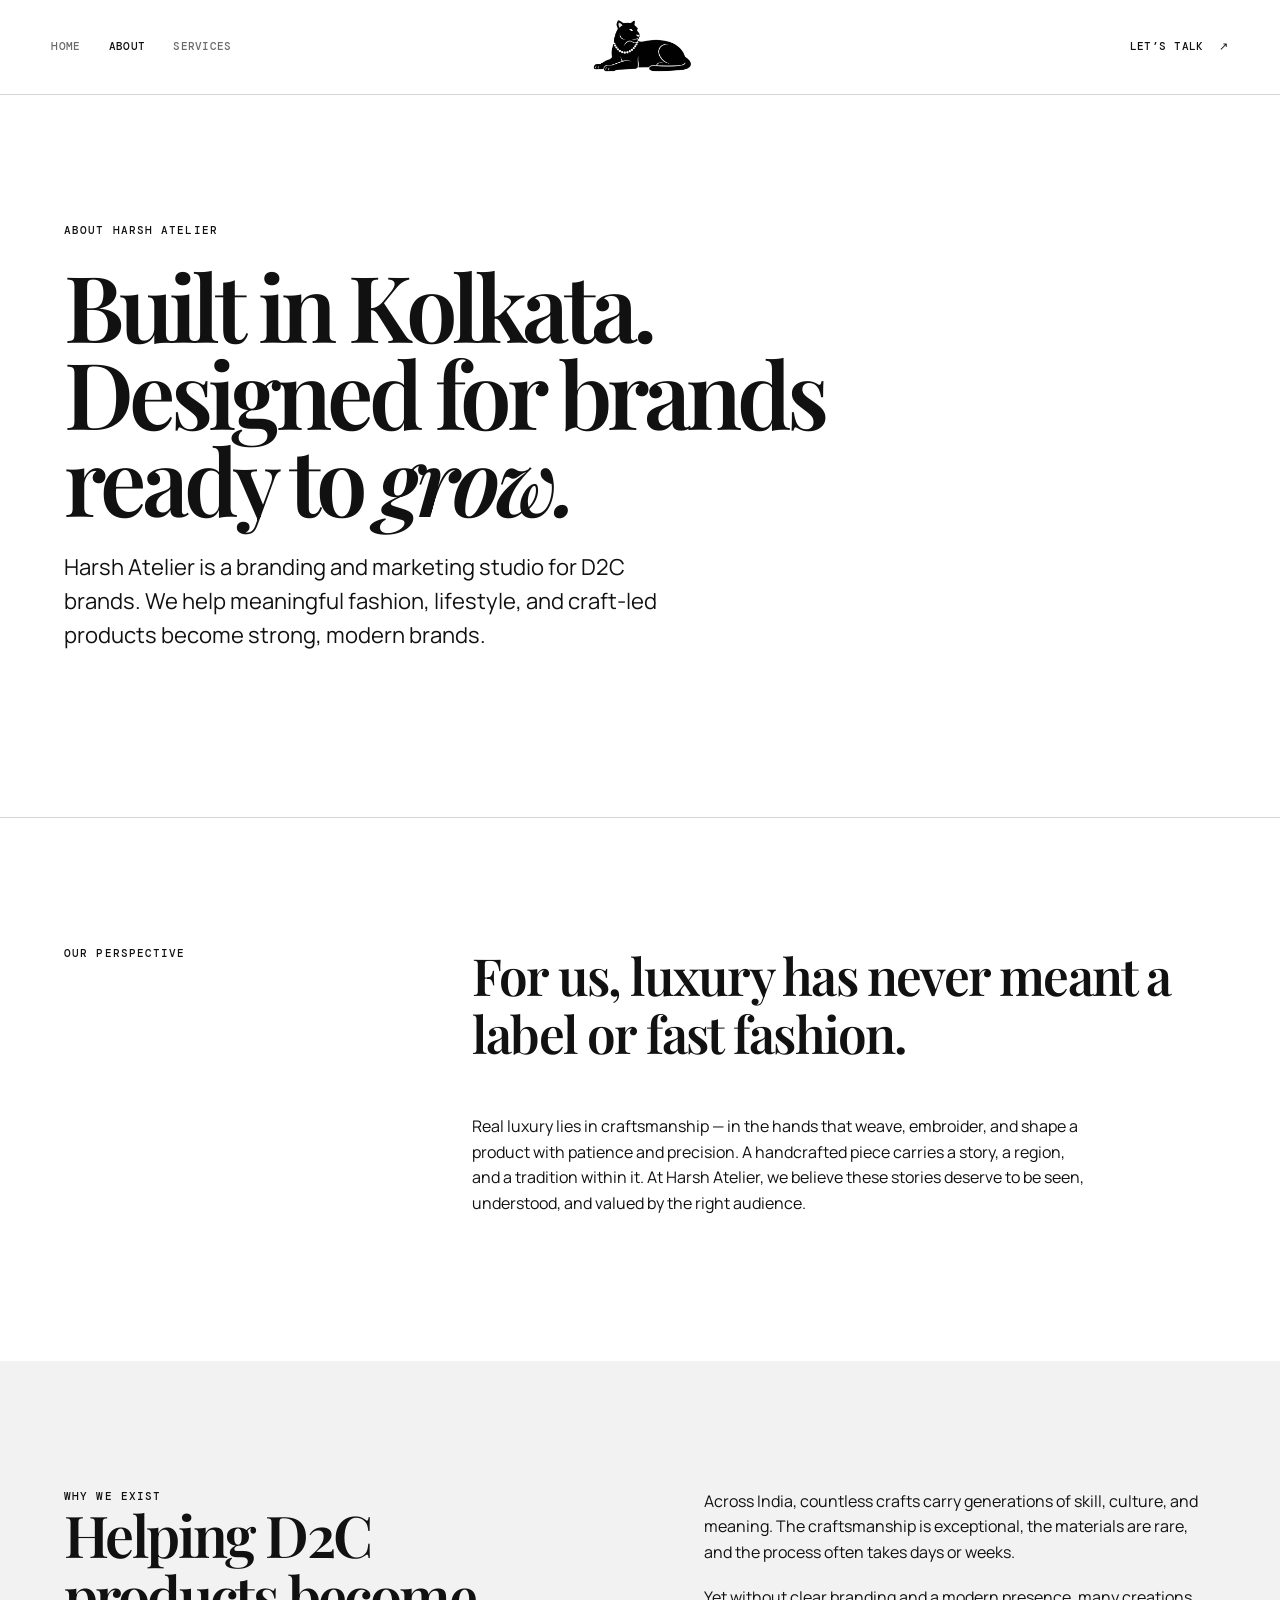
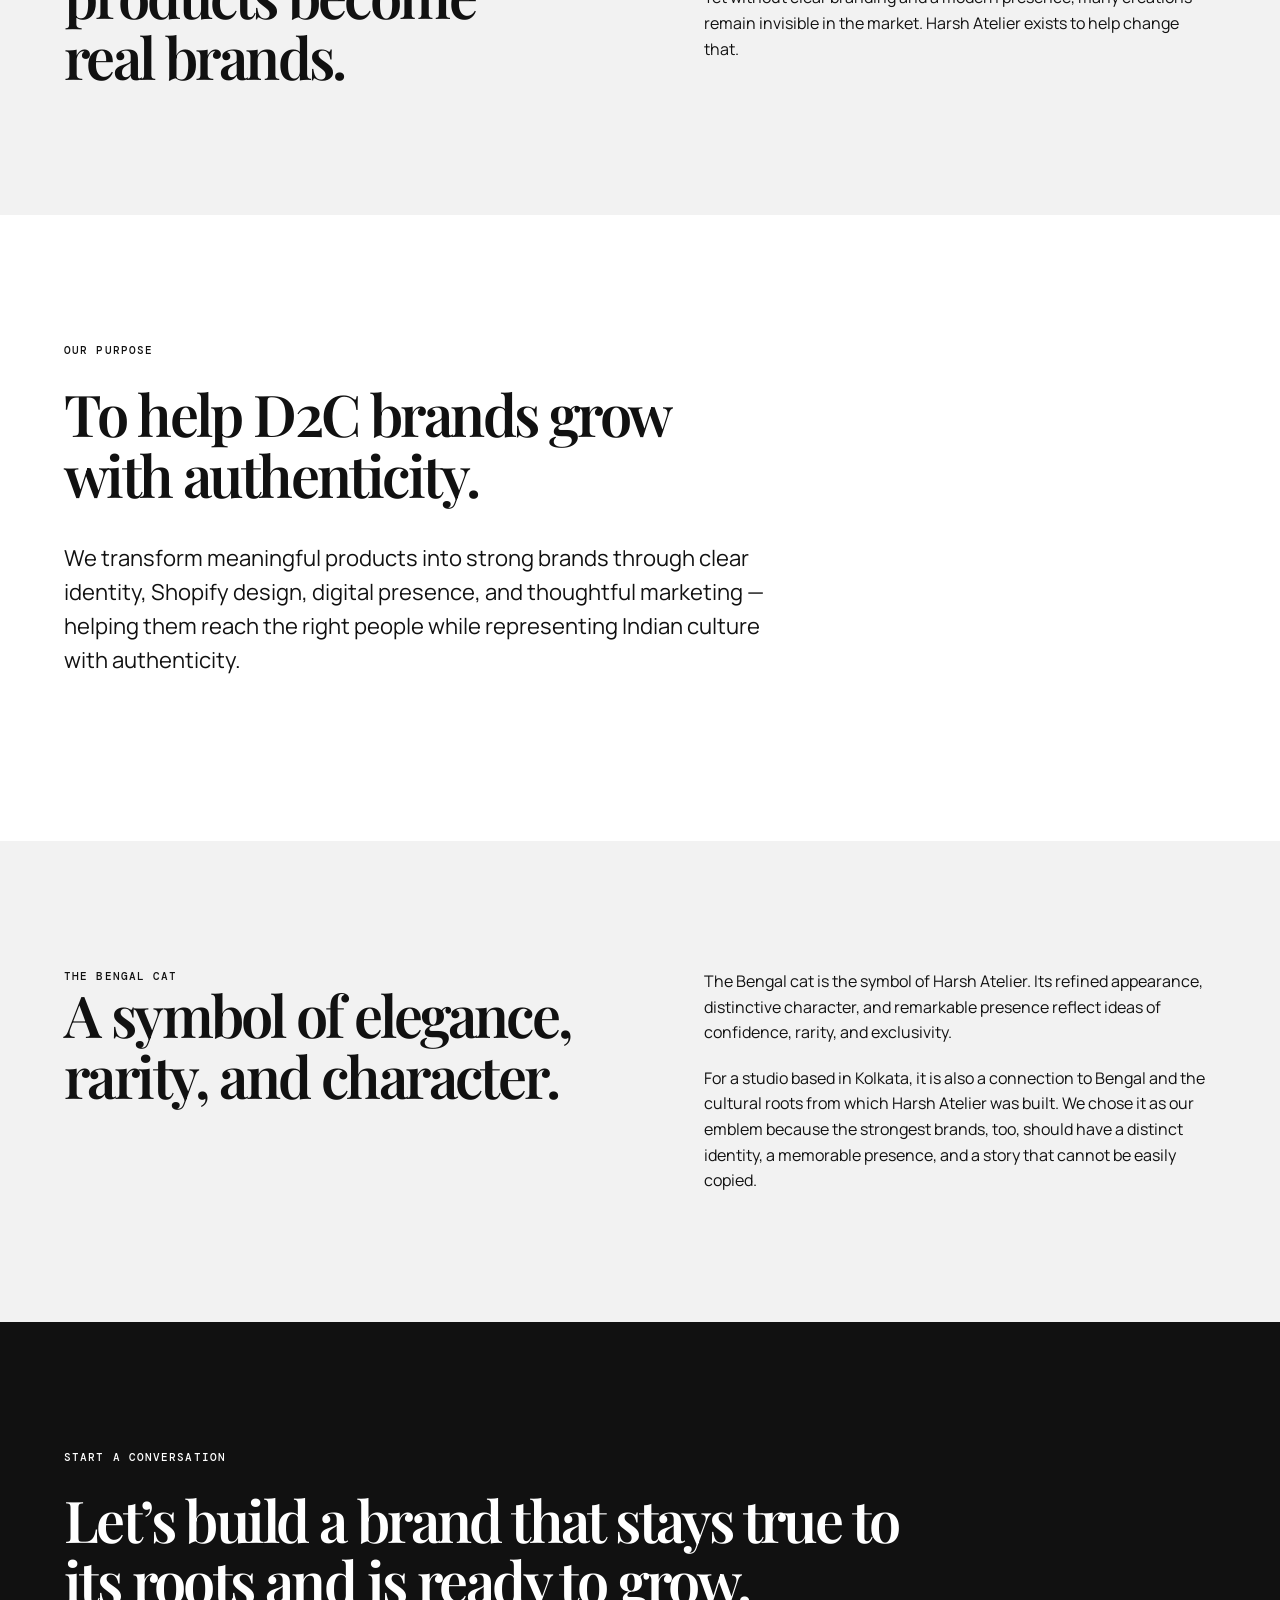
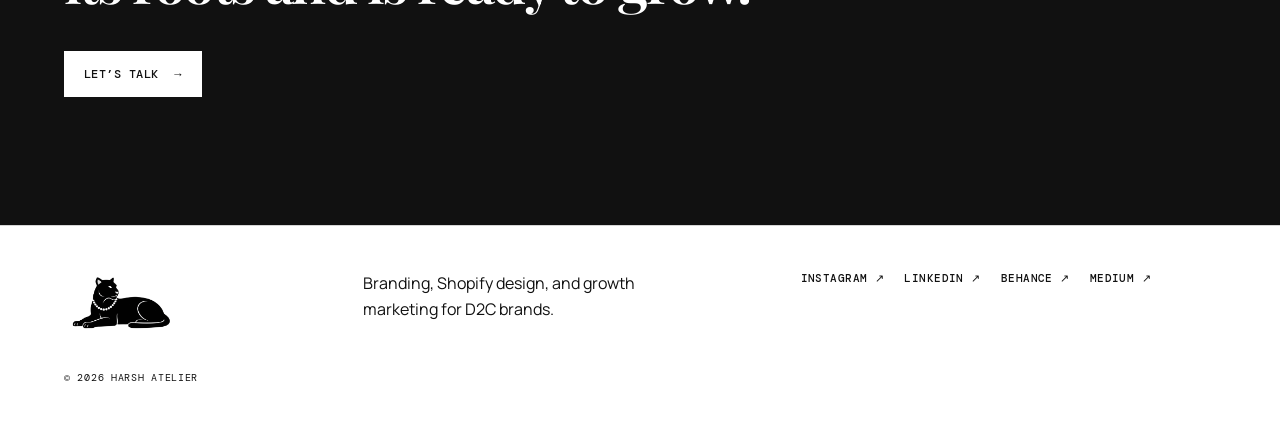
<file: web 2.0/about.html>
<!doctype html>
<html lang="en">
<head>
<meta charset="UTF-8">
<meta name="viewport" content="width=device-width, initial-scale=1">
<meta name="description" content="Learn about Harsh Atelier, a Kolkata-based branding and marketing agency for D2C brands.">
<link rel="canonical" href="https://harshatelier.com/about.html">
<meta property="og:type" content="website">
<meta property="og:title" content="About Harsh Atelier">
<meta property="og:description" content="Learn about Harsh Atelier, a branding and marketing agency for D2C brands.">
<meta property="og:url" content="https://harshatelier.com/about.html">
<title>About — Harsh Atelier</title>
<link rel="preconnect" href="https://fonts.googleapis.com">
<link rel="preconnect" href="https://fonts.gstatic.com" crossorigin>
<link href="https://fonts.googleapis.com/css2?family=DM+Mono:wght@400;500&family=Manrope:wght@400;500;600;700&family=Playfair+Display:ital,wght@0,600;0,700;1,600&display=swap" rel="stylesheet">
<link rel="stylesheet" href="styles.css">
<script>
  (function(w,d,s,l,i){w[l]=w[l]||[];w[l].push({'gtm.start':
  new Date().getTime(),event:'gtm.js'});var f=d.getElementsByTagName(s)[0],
  j=d.createElement(s),dl=l!='dataLayer'?'&l='+l:'';j.async=true;j.src=
  'https://www.googletagmanager.com/gtm.js?id='+i+dl;f.parentNode.insertBefore(j,f);
  })(window,document,'script','dataLayer','GTM-MBF4JRNF');
</script>
</head>
<body>
<noscript><iframe src="https://www.googletagmanager.com/ns.html?id=GTM-MBF4JRNF" height="0" width="0" style="display:none;visibility:hidden"></iframe></noscript>
<header class="site-header">
<a class="brand" href="index.html" aria-label="Harsh Atelier home">
<img src="harsh-atelier-logo.png" alt="Harsh Atelier">
</a>
<nav aria-label="Primary navigation">
<a href="index.html">Home</a>
<a aria-current="page" href="about.html">About</a>
<a href="services.html">Services</a>
</nav>
<details class="mobile-menu">
<summary>Menu</summary>
<div class="mobile-drawer">
<a href="index.html">Home</a>
<a href="about.html">About</a>
<a href="services.html">Services</a>
<a href="contact.html">Let’s talk →</a>
</div>
</details>
<a class="header-cta" href="contact.html">Let’s talk <span>↗</span>
</a>
</header>
<main>
<section class="hero section page-hero">
<p class="eyebrow">About Harsh Atelier</p>
<h1>Built in Kolkata. Designed for brands ready to <em>grow.</em>
</h1>
<p class="lead">Harsh Atelier is a branding and marketing studio for D2C brands. We help meaningful fashion, lifestyle, and craft-led products become strong, modern brands.</p>
</section>
<section class="statement section">
<p class="eyebrow">Our perspective</p>
<p class="display-copy">For us, luxury has never meant a label or fast fashion.</p>
<p>Real luxury lies in craftsmanship — in the hands that weave, embroider, and shape a product with patience and precision. A handcrafted piece carries a story, a region, and a tradition within it. At Harsh Atelier, we believe these stories deserve to be seen, understood, and valued by the right audience.</p>
</section>
<section class="section split-section">
<div>
<p class="eyebrow">Why we exist</p>
<h2>Helping D2C products become real brands.</h2>
</div>
<div>
<p>Across India, countless crafts carry generations of skill, culture, and meaning. The craftsmanship is exceptional, the materials are rare, and the process often takes days or weeks.</p>
<p>Yet without clear branding and a modern presence, many creations remain invisible in the market. Harsh Atelier exists to help change that.</p>
</div>
</section>
<section class="section">
<p class="eyebrow">Our purpose</p>
<h2>To help D2C brands grow with authenticity.</h2>
<p class="lead">We transform meaningful products into strong brands through clear identity, Shopify design, digital presence, and thoughtful marketing — helping them reach the right people while representing Indian culture with authenticity.</p>
</section>
<section class="section split-section">
<div>
<p class="eyebrow">The Bengal cat</p>
<h2>A symbol of elegance, rarity, and character.</h2>
</div>
<div>
<p>The Bengal cat is the symbol of Harsh Atelier. Its refined appearance, distinctive character, and remarkable presence reflect ideas of confidence, rarity, and exclusivity.</p>
<p>For a studio based in Kolkata, it is also a connection to Bengal and the cultural roots from which Harsh Atelier was built. We chose it as our emblem because the strongest brands, too, should have a distinct identity, a memorable presence, and a story that cannot be easily copied.</p>
</div>
</section>
<section class="cta section">
<p class="eyebrow">Start a conversation</p>
<h2>Let’s build a brand that stays true to its roots and is ready to grow.</h2>
<a class="button button-light" href="contact.html">Let’s talk <span>→</span>
</a>
</section>
</main>
<footer>
<a class="brand footer-brand" href="index.html">
<img src="harsh-atelier-logo-transparent.png" alt="Harsh Atelier">
</a>
<p>Branding, Shopify design, and growth marketing for D2C brands.</p>
<div>
<a href="https://www.instagram.com/harshatelier/?hl=en" target="_blank" rel="noopener">Instagram ↗</a>
<a href="https://www.linkedin.com/company/harsh-atelier/home/?viewAsMember=true" target="_blank" rel="noopener">LinkedIn ↗</a>
<a href="https://www.behance.net/harshatelier" target="_blank" rel="noopener">Behance ↗</a>
<a href="https://medium.com/@harsh.consultent" target="_blank" rel="noopener">Medium ↗</a>
</div>
<small>© <span id="year">
</span> Harsh Atelier</small>
</footer>
<script>document.getElementById('year').textContent=new Date().getFullYear();</script>
</body>
</html>
</file>
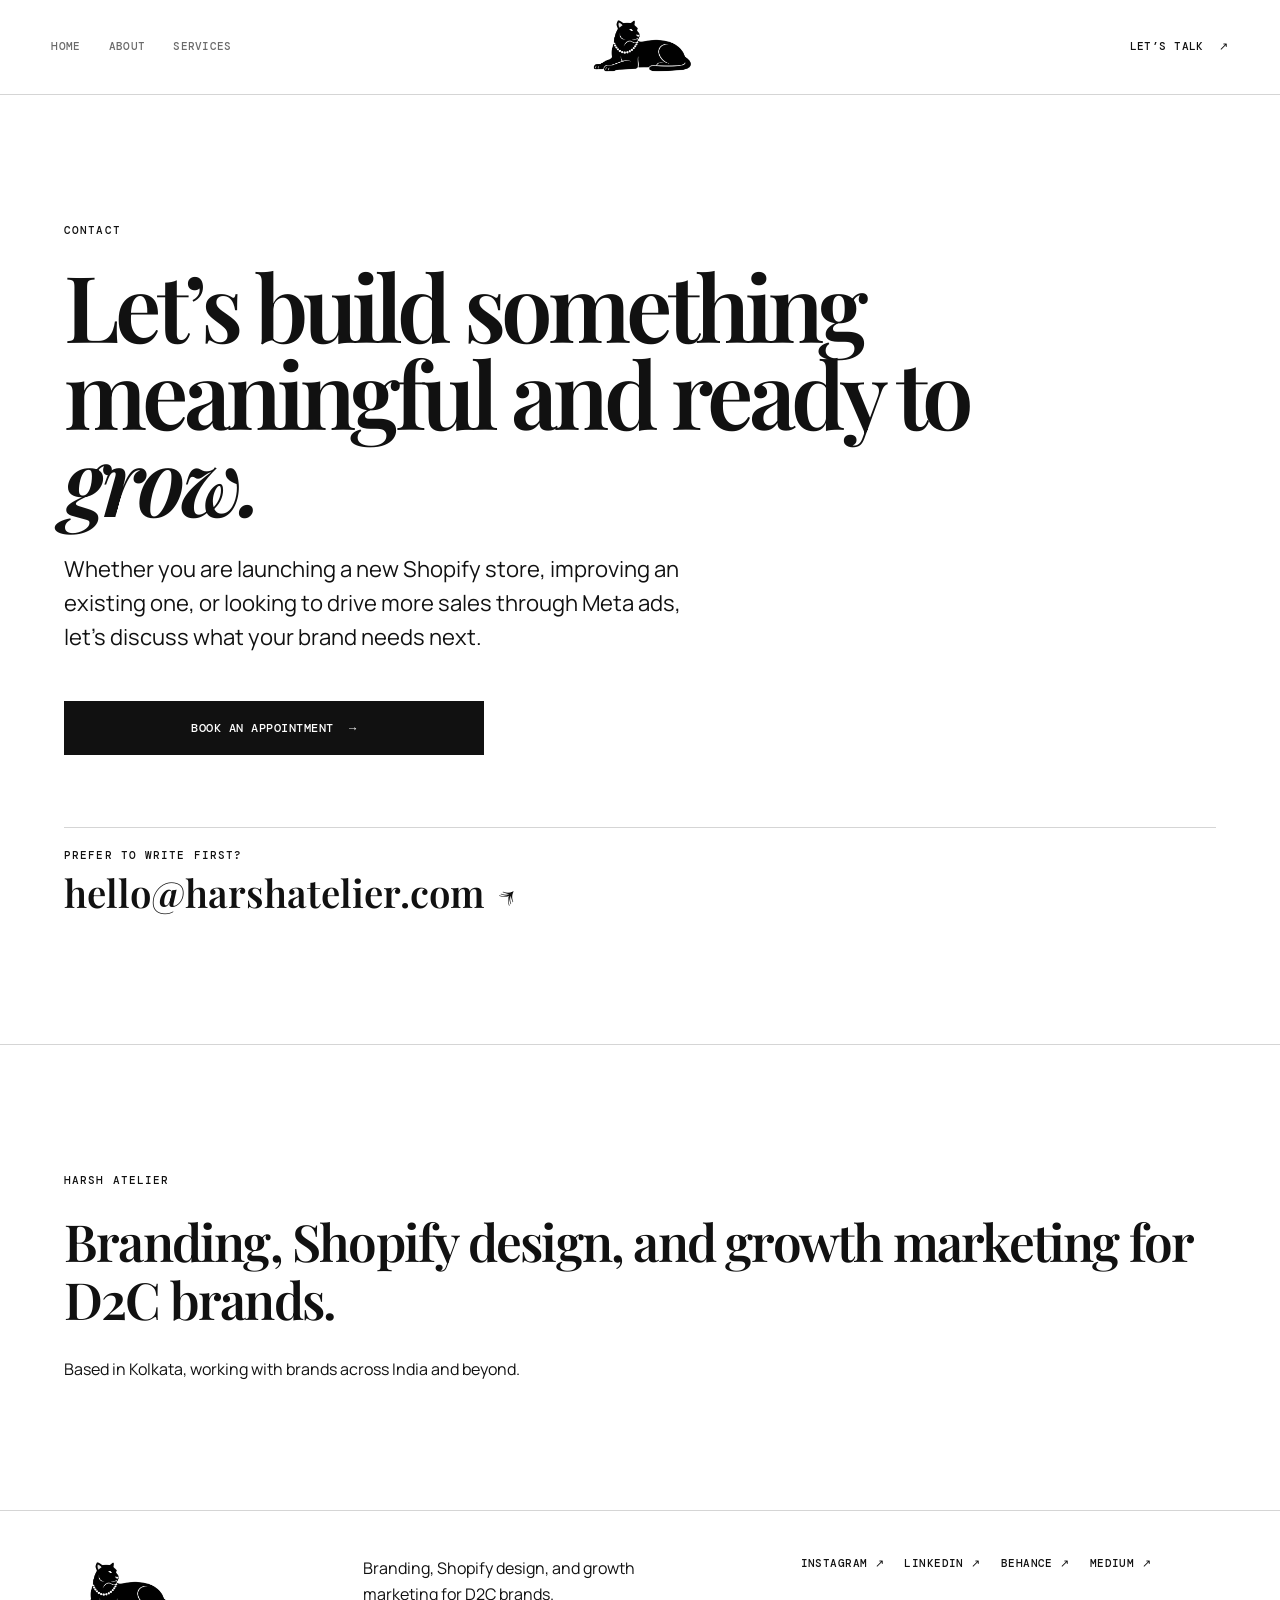
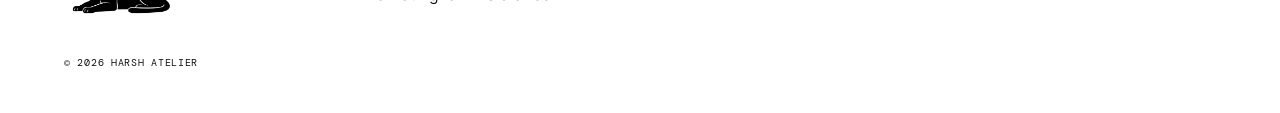
<file: web 2.0/contact.html>
<!doctype html>
<html lang="en">
<head>
<meta charset="UTF-8">
<meta name="viewport" content="width=device-width, initial-scale=1">
<meta name="description" content="Book a consultation with Harsh Atelier for Shopify design, store maintenance, and Meta ads.">
<link rel="canonical" href="https://harshatelier.com/contact.html">
<meta property="og:type" content="website">
<meta property="og:title" content="Contact Harsh Atelier">
<meta property="og:description" content="Book a consultation for Shopify design, store maintenance, SEO, automations, and Meta ads.">
<meta property="og:url" content="https://harshatelier.com/contact.html">
<title>Contact — Harsh Atelier</title>
<link rel="preconnect" href="https://fonts.googleapis.com">
<link rel="preconnect" href="https://fonts.gstatic.com" crossorigin>
<link href="https://fonts.googleapis.com/css2?family=DM+Mono:wght@400;500&family=Manrope:wght@400;500;600;700&family=Playfair+Display:ital,wght@0,600;0,700;1,600&display=swap" rel="stylesheet">
<link rel="stylesheet" href="styles.css">
<script>
  (function(w,d,s,l,i){w[l]=w[l]||[];w[l].push({'gtm.start':
  new Date().getTime(),event:'gtm.js'});var f=d.getElementsByTagName(s)[0],
  j=d.createElement(s),dl=l!='dataLayer'?'&l='+l:'';j.async=true;j.src=
  'https://www.googletagmanager.com/gtm.js?id='+i+dl;f.parentNode.insertBefore(j,f);
  })(window,document,'script','dataLayer','GTM-MBF4JRNF');
</script>
</head>
<body>
<noscript><iframe src="https://www.googletagmanager.com/ns.html?id=GTM-MBF4JRNF" height="0" width="0" style="display:none;visibility:hidden"></iframe></noscript>
<header class="site-header">
<a class="brand" href="index.html" aria-label="Harsh Atelier home">
<img src="harsh-atelier-logo.png" alt="Harsh Atelier">
</a>
<nav aria-label="Primary navigation">
<a href="index.html">Home</a>
<a href="about.html">About</a>
<a href="services.html">Services</a>
</nav>
<details class="mobile-menu">
<summary>Menu</summary>
<div class="mobile-drawer">
<a href="index.html">Home</a>
<a href="about.html">About</a>
<a href="services.html">Services</a>
<a href="contact.html">Let’s talk →</a>
</div>
</details>
<a class="header-cta" href="contact.html">Let’s talk <span>↗</span>
</a>
</header>
<main>
<section class="hero section contact-hero">
<p class="eyebrow">Contact</p>
<h1>Let’s build something meaningful and ready to <em>grow.</em>
</h1>
<p class="lead">Whether you are launching a new Shopify store, improving an existing one, or looking to drive more sales through Meta ads, let’s discuss what your brand needs next.</p>
<a class="button" href="https://calendly.com/harsh-consultent/appoinment-for-shopify-store-" target="_blank" rel="noopener">Book an appointment <span>→</span>
</a>
<div class="direct-contact">
<p class="eyebrow">Prefer to write first?</p>
<a href="mailto:hello@harshatelier.com">hello@harshatelier.com <span>↗</span>
</a>
</div>
</section>
<section class="section contact-note">
<p class="eyebrow">Harsh Atelier</p>
<p class="display-copy">Branding, Shopify design, and growth marketing for D2C brands.</p>
<p>Based in Kolkata, working with brands across India and beyond.</p>
</section>
</main>
<footer>
<a class="brand footer-brand" href="index.html">
<img src="harsh-atelier-logo-transparent.png" alt="Harsh Atelier">
</a>
<p>Branding, Shopify design, and growth marketing for D2C brands.</p>
<div>
<a href="https://www.instagram.com/harshatelier/?hl=en" target="_blank" rel="noopener">Instagram ↗</a>
<a href="https://www.linkedin.com/company/harsh-atelier/home/?viewAsMember=true" target="_blank" rel="noopener">LinkedIn ↗</a>
<a href="https://www.behance.net/harshatelier" target="_blank" rel="noopener">Behance ↗</a>
<a href="https://medium.com/@harsh.consultent" target="_blank" rel="noopener">Medium ↗</a>
</div>
<small>© <span id="year">
</span> Harsh Atelier</small>
</footer>
<script>document.getElementById('year').textContent=new Date().getFullYear();</script>
</body>
</html>
</file>
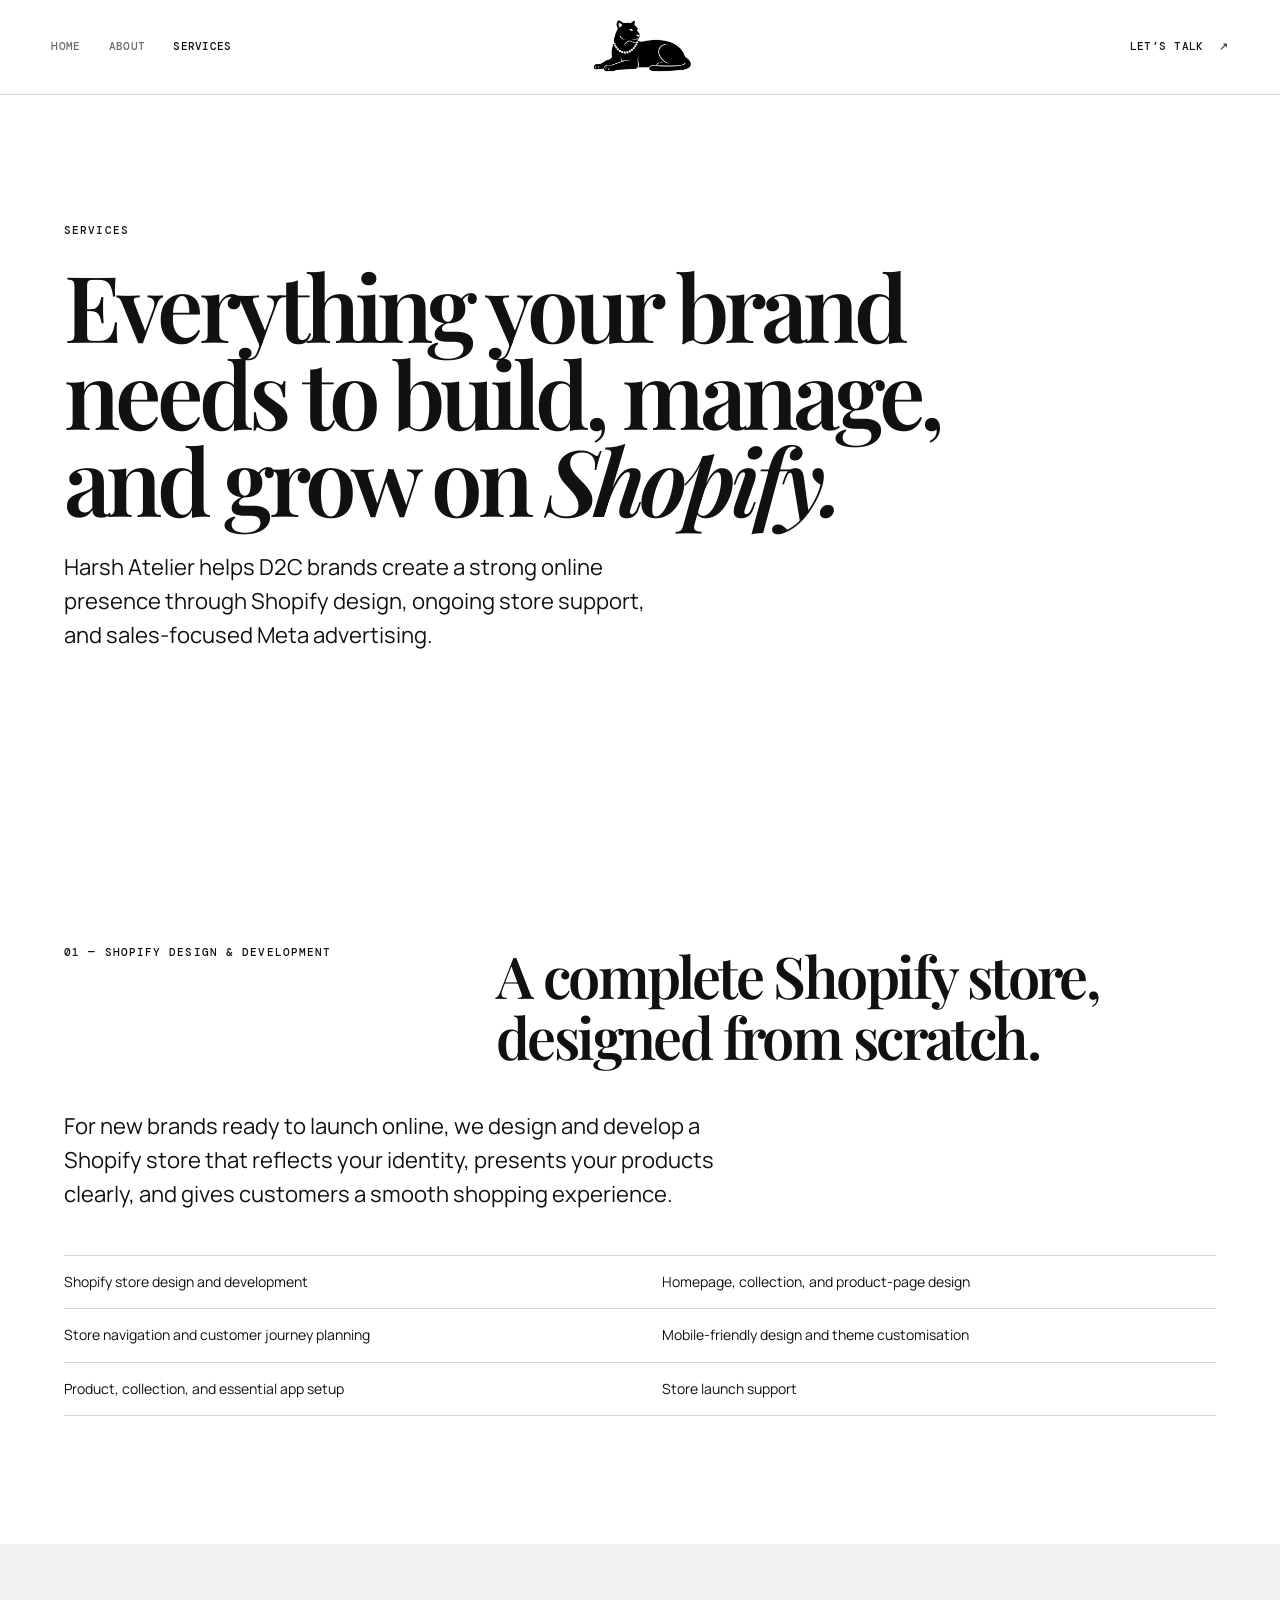
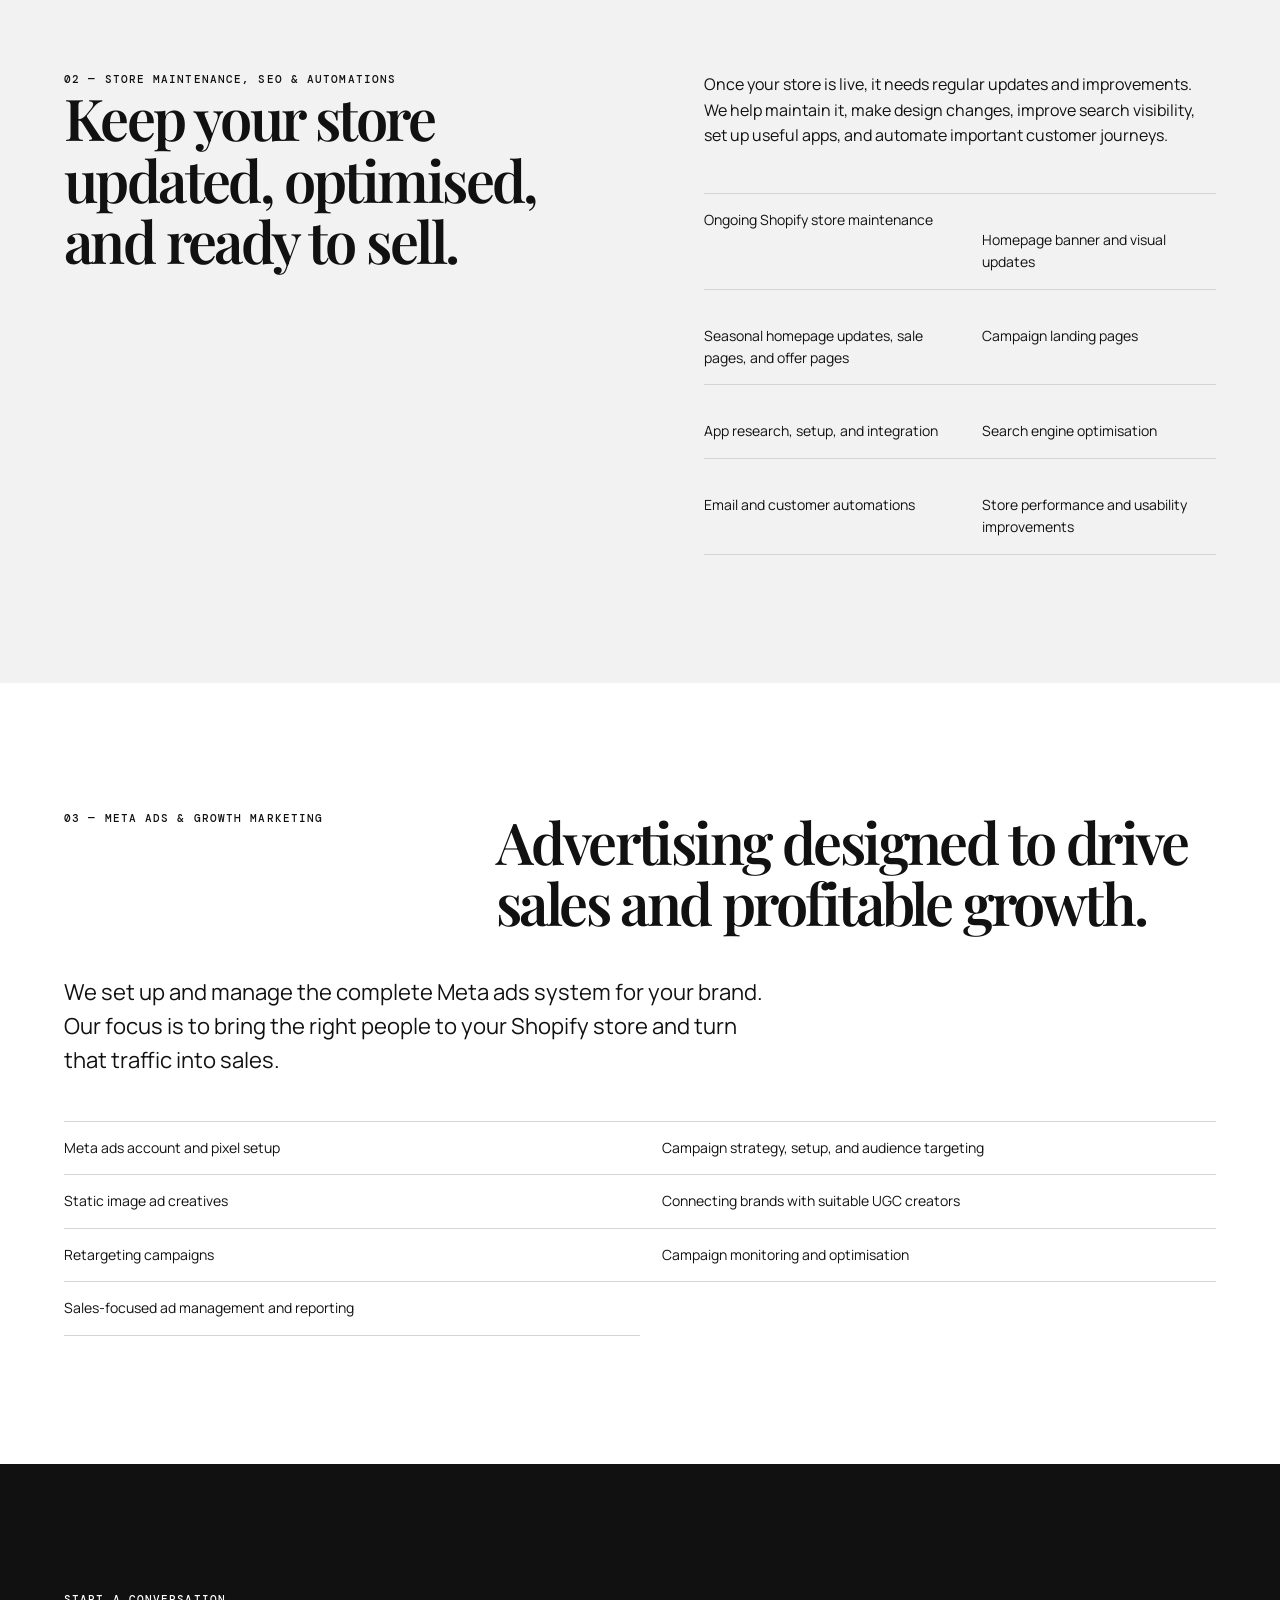
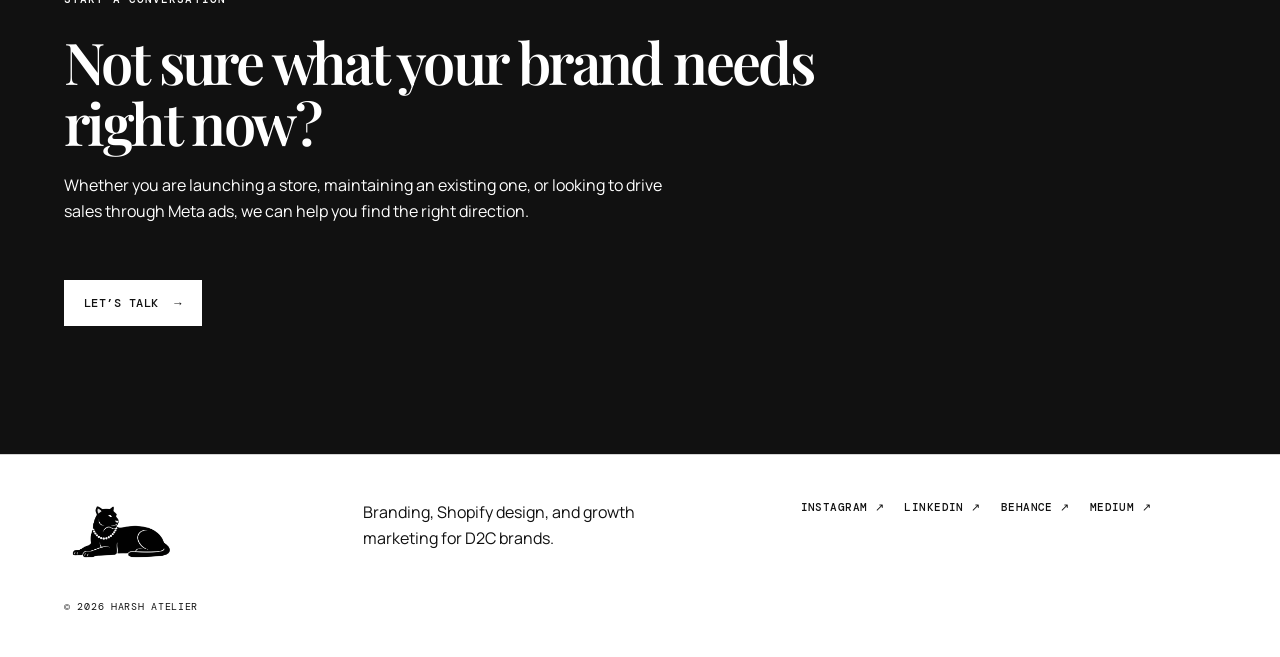
<file: web 2.0/services.html>
<!doctype html>
<html lang="en">
<head>
<meta charset="UTF-8">
<meta name="viewport" content="width=device-width, initial-scale=1">
<meta name="description" content="Shopify design, store maintenance, SEO, automations, and Meta ads for D2C brands.">
<link rel="canonical" href="https://harshatelier.com/services.html">
<meta property="og:type" content="website">
<meta property="og:title" content="Services — Harsh Atelier">
<meta property="og:description" content="Shopify design, store maintenance, SEO, automations, and Meta ads for D2C brands.">
<meta property="og:url" content="https://harshatelier.com/services.html">
<title>Services — Harsh Atelier</title>
<link rel="preconnect" href="https://fonts.googleapis.com">
<link rel="preconnect" href="https://fonts.gstatic.com" crossorigin>
<link href="https://fonts.googleapis.com/css2?family=DM+Mono:wght@400;500&family=Manrope:wght@400;500;600;700&family=Playfair+Display:ital,wght@0,600;0,700;1,600&display=swap" rel="stylesheet">
<link rel="stylesheet" href="styles.css">
<script>
  (function(w,d,s,l,i){w[l]=w[l]||[];w[l].push({'gtm.start':
  new Date().getTime(),event:'gtm.js'});var f=d.getElementsByTagName(s)[0],
  j=d.createElement(s),dl=l!='dataLayer'?'&l='+l:'';j.async=true;j.src=
  'https://www.googletagmanager.com/gtm.js?id='+i+dl;f.parentNode.insertBefore(j,f);
  })(window,document,'script','dataLayer','GTM-MBF4JRNF');
</script>
</head>
<body>
<noscript><iframe src="https://www.googletagmanager.com/ns.html?id=GTM-MBF4JRNF" height="0" width="0" style="display:none;visibility:hidden"></iframe></noscript>
<header class="site-header">
<a class="brand" href="index.html" aria-label="Harsh Atelier home">
<img src="harsh-atelier-logo.png" alt="Harsh Atelier">
</a>
<nav aria-label="Primary navigation">
<a href="index.html">Home</a>
<a href="about.html">About</a>
<a aria-current="page" href="services.html">Services</a>
</nav>
<details class="mobile-menu">
<summary>Menu</summary>
<div class="mobile-drawer">
<a href="index.html">Home</a>
<a href="about.html">About</a>
<a href="services.html">Services</a>
<a href="contact.html">Let’s talk →</a>
</div>
</details>
<a class="header-cta" href="contact.html">Let’s talk <span>↗</span>
</a>
</header>
<main>
<section class="hero section page-hero">
<p class="eyebrow">Services</p>
<h1>Everything your brand needs to build, manage, and grow on <em>Shopify.</em>
</h1>
<p class="lead">Harsh Atelier helps D2C brands create a strong online presence through Shopify design, ongoing store support, and sales-focused Meta advertising.</p>
</section>
<section class="section">
<div class="section-intro">
<p class="eyebrow">01 — Shopify design & development</p>
<h2>A complete Shopify store, designed from scratch.</h2>
</div>
<p class="lead">For new brands ready to launch online, we design and develop a Shopify store that reflects your identity, presents your products clearly, and gives customers a smooth shopping experience.</p>
<div class="included">
<p>Shopify store design and development</p>
<p>Homepage, collection, and product-page design</p>
<p>Store navigation and customer journey planning</p>
<p>Mobile-friendly design and theme customisation</p>
<p>Product, collection, and essential app setup</p>
<p>Store launch support</p>
</div>
</section>
<section class="section split-section">
<div>
<p class="eyebrow">02 — Store maintenance, SEO & automations</p>
<h2>Keep your store updated, optimised, and ready to sell.</h2>
</div>
<div>
<p>Once your store is live, it needs regular updates and improvements. We help maintain it, make design changes, improve search visibility, set up useful apps, and automate important customer journeys.</p>
<div class="included">
<p>Ongoing Shopify store maintenance</p>
<p>Homepage banner and visual updates</p>
<p>Seasonal homepage updates, sale pages, and offer pages</p>
<p>Campaign landing pages</p>
<p>App research, setup, and integration</p>
<p>Search engine optimisation</p>
<p>Email and customer automations</p>
<p>Store performance and usability improvements</p>
</div>
</div>
</section>
<section class="section">
<div class="section-intro">
<p class="eyebrow">03 — Meta ads & growth marketing</p>
<h2>Advertising designed to drive sales and profitable growth.</h2>
</div>
<p class="lead">We set up and manage the complete Meta ads system for your brand. Our focus is to bring the right people to your Shopify store and turn that traffic into sales.</p>
<div class="included">
<p>Meta ads account and pixel setup</p>
<p>Campaign strategy, setup, and audience targeting</p>
<p>Static image ad creatives</p>
<p>Connecting brands with suitable UGC creators</p>
<p>Retargeting campaigns</p>
<p>Campaign monitoring and optimisation</p>
<p>Sales-focused ad management and reporting</p>
</div>
</section>
<section class="cta section">
<p class="eyebrow">Start a conversation</p>
<h2>Not sure what your brand needs right now?</h2>
<p>Whether you are launching a store, maintaining an existing one, or looking to drive sales through Meta ads, we can help you find the right direction.</p>
<a class="button button-light" href="contact.html">Let’s talk <span>→</span>
</a>
</section>
</main>
<footer>
<a class="brand footer-brand" href="index.html">
<img src="harsh-atelier-logo-transparent.png" alt="Harsh Atelier">
</a>
<p>Branding, Shopify design, and growth marketing for D2C brands.</p>
<div>
<a href="https://www.instagram.com/harshatelier/?hl=en" target="_blank" rel="noopener">Instagram ↗</a>
<a href="https://www.linkedin.com/company/harsh-atelier/home/?viewAsMember=true" target="_blank" rel="noopener">LinkedIn ↗</a>
<a href="https://www.behance.net/harshatelier" target="_blank" rel="noopener">Behance ↗</a>
<a href="https://medium.com/@harsh.consultent" target="_blank" rel="noopener">Medium ↗</a>
</div>
<small>© <span id="year">
</span> Harsh Atelier</small>
</footer>
<script>document.getElementById('year').textContent=new Date().getFullYear();</script>
</body>
</html>
</file>
<file: styles.css>
:root{--ink:#181816;--paper:#f5f3ed;--sand:#e7e1d5;--line:#c8c2b8;--serif:"Playfair Display",Georgia,serif;--sans:Manrope,Arial,sans-serif;--mono:"DM Mono",monospace}*{box-sizing:border-box}html{scroll-behavior:smooth}body{margin:0;background:var(--paper);color:var(--ink);font:400 16px/1.6 var(--sans)}a{color:inherit;text-decoration:none}.site-header{align-items:center;border-bottom:1px solid var(--line);display:grid;grid-template-columns:1fr auto 1fr;min-height:84px;padding:14px clamp(20px,4vw,64px)}.brand{display:block;grid-column:2;grid-row:1;justify-self:center;width:110px}.brand img{display:block;height:auto;mix-blend-mode:multiply;width:100%}nav{display:flex;gap:28px;grid-column:1;grid-row:1;justify-self:start;font:500 11px/1 var(--mono);letter-spacing:.03em;text-transform:uppercase}nav a{opacity:.62}nav a[aria-current],nav a:hover{opacity:1}.header-cta{grid-column:3;grid-row:1;justify-self:end;font:500 11px/1 var(--mono);letter-spacing:.04em;text-transform:uppercase}.header-cta span,.button span,.text-link span{margin-left:8px}.section{margin:0 auto;max-width:1280px;padding:clamp(72px,10vw,148px) clamp(20px,5vw,80px)}.hero{min-height:calc(100vh - 84px);align-content:center;display:grid}.eyebrow{font:500 11px/1.4 var(--mono);letter-spacing:.1em;margin:0 0 24px;text-transform:uppercase}.hero h1{font:600 clamp(52px,9vw,128px)/.94 var(--serif);letter-spacing:-.055em;margin:0;max-width:100%}.hero h2{font:500 clamp(24px,3.2vw,42px)/1.1 var(--serif);letter-spacing:-.035em;margin:22px 0 0;max-width:650px}.hero h3{font:500 clamp(24px,3.5vw,48px)/1.08 var(--serif);letter-spacing:-.04em;margin:12px 0 0;max-width:760px}.lead{font-size:clamp(17px,2vw,22px);line-height:1.55;max-width:700px;margin:36px 0}.button{background:var(--ink);color:var(--paper);display:inline-block;font:500 12px/1 var(--mono);letter-spacing:.04em;padding:17px 20px;text-transform:uppercase;transition:.2s}.button:hover{background:#333}.statement{border-top:1px solid var(--line);display:grid;gap:36px;grid-template-columns:1fr 2fr}.statement p:last-child{grid-column:2;max-width:620px}.display-copy{font:600 clamp(28px,4vw,54px)/1.14 var(--serif);letter-spacing:-.035em;margin:0}.section-intro{display:flex;justify-content:space-between;align-items:flex-start;gap:40px;margin-bottom:42px}.section h2{font:600 clamp(34px,4.5vw,66px)/1.06 var(--serif);letter-spacing:-.045em;margin:0;max-width:720px}.service-list{border-top:1px solid var(--line)}.service-list article{border-bottom:1px solid var(--line);display:grid;gap:32px;grid-template-columns:90px 1fr;padding:32px 0}.service-list span,.process span{font:500 12px/1 var(--mono)}h3{font:600 clamp(24px,3vw,38px)/1.1 var(--serif);letter-spacing:-.035em;margin:0 0 13px}.service-list p,.split-section p,.process p{max-width:560px;margin:0}.text-link{display:inline-block;font:500 12px/1 var(--mono);letter-spacing:.04em;margin-top:34px;text-transform:uppercase}.split-section{background:var(--sand);display:grid;gap:clamp(48px,10vw,150px);grid-template-columns:1fr 1fr;max-width:none}.split-section>div{max-width:600px}.split-section p+p{margin-top:20px}.process{border-top:1px solid var(--line)}.process>h2{margin-bottom:54px}.process-grid{display:grid;gap:32px;grid-template-columns:repeat(3,1fr)}.process-grid article{border-top:1px solid var(--ink);padding-top:16px}.process-grid h3{font-size:27px;margin-top:36px}.faq{max-width:980px}.faq details{border-bottom:1px solid var(--line);padding:25px 0}.faq summary{cursor:pointer;font:600 clamp(19px,2vw,26px)/1.2 var(--serif);list-style:none;padding-right:30px;position:relative}.faq summary:after{content:"+";font:400 25px/1 var(--sans);position:absolute;right:0;top:0}.faq details[open] summary:after{content:"−"}.faq details p{margin:15px 40px 0 0;max-width:650px}.cta{background:var(--ink);color:#fff;max-width:none}.cta h2{max-width:840px}.cta p:not(.eyebrow){max-width:600px;margin-top:20px}.button-light{background:var(--paper);color:var(--ink);margin-top:40px}.button-light:hover{background:#333;color:var(--paper)}footer{border-top:1px solid var(--line);display:grid;gap:22px;grid-template-columns:1fr 1.5fr 1.5fr;padding:45px clamp(20px,5vw,80px)}footer .brand{grid-column:auto;grid-row:auto;justify-self:start}footer p{margin:0;max-width:300px}footer div{display:flex;flex-wrap:wrap;gap:14px 20px;font:500 11px/1.3 var(--mono);letter-spacing:.04em;text-transform:uppercase}footer small{grid-column:1/-1;margin-top:14px;font:400 10px/1 var(--mono);letter-spacing:.07em;text-transform:uppercase}.page-hero{min-height:620px}.page-hero h1{font-size:clamp(52px,8vw,112px)}.page-hero h1 em{font-style:italic}.included{border-top:1px solid var(--line);display:grid;grid-template-columns:repeat(2,minmax(0,1fr));margin-top:44px}.included p{border-bottom:1px solid var(--line);font-size:14px;margin:0;padding:15px 22px 15px 0}.included p:nth-child(even){padding-left:22px;padding-right:0}.contact-hero{min-height:calc(100vh - 84px);align-content:center}.contact-hero .button{justify-self:start;min-width:min(100%,420px);padding:21px 28px;text-align:center}.direct-contact{border-top:1px solid var(--line);margin-top:72px;padding-top:20px}.direct-contact .eyebrow{margin-bottom:10px}.direct-contact a{font:600 clamp(23px,3vw,40px)/1 var(--serif)}.contact-note{border-top:1px solid var(--line)}.contact-note>p:last-child{margin:28px 0 0}@media(max-width:700px){.site-header{grid-template-columns:1fr auto 1fr;gap:16px;min-height:76px}.site-header .brand{grid-column:2;grid-row:1;width:88px}.site-header nav{grid-column:1/-1;grid-row:2;gap:19px;justify-content:space-between;overflow:auto;padding-top:7px}.site-header .header-cta{grid-column:3;grid-row:1;font-size:10px}.section{padding:76px 20px}.hero{min-height:calc(100svh - 106px)}.hero h1{font-size:clamp(50px,15vw,78px)}.hero h2{font-size:27px}.hero h3{font-size:30px}.lead{font-size:17px}.statement,.split-section{grid-template-columns:1fr}.statement p:last-child{grid-column:auto}.section-intro{display:block}.section-intro h2{margin-top:20px}.service-list article{gap:18px;grid-template-columns:48px 1fr}.service-list p{font-size:15px}.process-grid{gap:42px;grid-template-columns:1fr}.split-section{padding-left:20px;padding-right:20px}.faq{padding-left:20px;padding-right:20px}footer{grid-template-columns:1fr;padding:36px 20px}.footer-brand{width:100px}.page-hero{min-height:570px}.included{grid-template-columns:1fr;margin-top:32px}.included p:nth-child(even){padding-left:0}.contact-hero{min-height:calc(100svh - 106px)}.contact-hero .button{justify-self:stretch;width:100%;min-width:0}.direct-contact{margin-top:55px}}

/* Home hero: deliberately stepped hierarchy instead of three competing display lines. */
.hero.section{max-width:1280px}.hero.section h1{font-size:clamp(56px,7.2vw,104px);line-height:.94;max-width:920px}.hero.section h2{font:500 clamp(27px,3.1vw,43px)/1.08 var(--serif);letter-spacing:-.035em;margin:28px 0 0;max-width:540px}.hero.section h3{font:500 clamp(30px,3.7vw,52px)/1.05 var(--serif);letter-spacing:-.045em;margin:48px 0 0;max-width:680px}.hero.section .lead{margin-top:28px;max-width:620px}.hero.section .button{margin-top:10px}(max-width:700px){.hero.section h1{font-size:clamp(54px,15vw,74px)}.hero.section h2{font-size:27px;margin-top:20px}.hero.section h3{font-size:31px;margin-top:34px;max-width:440px}}

/* Mobile navigation and homepage hero refinement. */
.mobile-menu{display:none}@media(max-width:700px){.site-header{position:relative;display:grid;grid-template-columns:1fr auto 1fr;min-height:74px;padding:12px 20px}.site-header .brand{grid-column:2;grid-row:1;width:78px}.site-header nav,.site-header .header-cta{display:none}.mobile-menu{display:block;grid-column:3;grid-row:1;justify-self:end;position:static}.mobile-menu summary{cursor:pointer;font:500 11px/1 var(--mono);letter-spacing:.08em;list-style:none;text-transform:uppercase}.mobile-menu summary::-webkit-details-marker{display:none}.mobile-menu summary:after{content:" +"}.mobile-menu[open] summary:after{content:" ×"}.mobile-drawer{background:var(--ink);display:grid;gap:0;left:0;padding:22px 20px;position:absolute;right:0;top:73px;z-index:10}.mobile-drawer a{border-bottom:1px solid rgba(255,255,255,.24);color:var(--paper);font:500 18px/1 var(--serif);padding:16px 0}.mobile-drawer a:last-child{border-bottom:0;padding-bottom:0}.hero.section:not(.page-hero){min-height:auto;padding-bottom:62px;padding-top:78px}.hero.section:not(.page-hero) h1{font-size:clamp(52px,14vw,70px);line-height:.95}.hero.section:not(.page-hero) h2{font-size:28px;margin-top:18px;max-width:350px}.hero.section:not(.page-hero) .lead{font-size:17px;line-height:1.5;margin:24px 0 0;max-width:500px}}

/* Refined hero subheading. */
.hero.section:not(.page-hero) h3{font:600 clamp(17px,2vw,23px)/1.25 var(--sans);letter-spacing:-.02em;margin:24px 0 0;max-width:440px}.hero.section:not(.page-hero) .lead{margin-top:30px}
</file>
<file: web 2.0/styles.css>
:root{--ink:#111;--paper:#fff;--sand:#f2f2f2;--line:#d5d5d5;--serif:"Playfair Display",Georgia,serif;--sans:Manrope,Arial,sans-serif;--mono:"DM Mono",monospace}*{box-sizing:border-box}html{scroll-behavior:smooth}body{margin:0;background:var(--paper);color:var(--ink);font:400 16px/1.6 var(--sans)}a{color:inherit;text-decoration:none}.site-header{align-items:center;border-bottom:1px solid var(--line);display:grid;grid-template-columns:1fr auto 1fr;min-height:84px;padding:14px clamp(20px,4vw,64px)}.brand{display:block;grid-column:2;grid-row:1;justify-self:center;width:110px}.brand img{display:block;height:auto;mix-blend-mode:multiply;width:100%}nav{display:flex;gap:28px;grid-column:1;grid-row:1;justify-self:start;font:500 11px/1 var(--mono);letter-spacing:.03em;text-transform:uppercase}nav a{opacity:.62}nav a[aria-current],nav a:hover{opacity:1}.header-cta{grid-column:3;grid-row:1;justify-self:end;font:500 11px/1 var(--mono);letter-spacing:.04em;text-transform:uppercase}.header-cta span,.button span,.text-link span{margin-left:8px}.section{margin:0 auto;max-width:1280px;padding:clamp(72px,10vw,148px) clamp(20px,5vw,80px)}.hero{min-height:calc(100vh - 84px);align-content:center;display:grid}.eyebrow{font:500 11px/1.4 var(--mono);letter-spacing:.1em;margin:0 0 24px;text-transform:uppercase}.hero h1{font:600 clamp(52px,9vw,128px)/.94 var(--serif);letter-spacing:-.055em;margin:0;max-width:100%}.hero h2{font:500 clamp(24px,3.2vw,42px)/1.1 var(--serif);letter-spacing:-.035em;margin:22px 0 0;max-width:650px}.hero h3{font:500 clamp(24px,3.5vw,48px)/1.08 var(--serif);letter-spacing:-.04em;margin:12px 0 0;max-width:760px}.lead{font-size:clamp(17px,2vw,22px);line-height:1.55;max-width:700px;margin:36px 0}.button{background:var(--ink);color:var(--paper);display:inline-block;font:500 12px/1 var(--mono);letter-spacing:.04em;padding:17px 20px;text-transform:uppercase;transition:.2s}.button:hover{background:#333}.statement{border-top:1px solid var(--line);display:grid;gap:36px;grid-template-columns:1fr 2fr}.statement p:last-child{grid-column:2;max-width:620px}.display-copy{font:600 clamp(28px,4vw,54px)/1.14 var(--serif);letter-spacing:-.035em;margin:0}.section-intro{display:flex;justify-content:space-between;align-items:flex-start;gap:40px;margin-bottom:42px}.section h2{font:600 clamp(34px,4.5vw,66px)/1.06 var(--serif);letter-spacing:-.045em;margin:0;max-width:720px}.service-list{border-top:1px solid var(--line)}.service-list article{border-bottom:1px solid var(--line);display:grid;gap:32px;grid-template-columns:90px 1fr;padding:32px 0}.service-list span,.process span{font:500 12px/1 var(--mono)}h3{font:600 clamp(24px,3vw,38px)/1.1 var(--serif);letter-spacing:-.035em;margin:0 0 13px}.service-list p,.split-section p,.process p{max-width:560px;margin:0}.text-link{display:inline-block;font:500 12px/1 var(--mono);letter-spacing:.04em;margin-top:34px;text-transform:uppercase}.split-section{background:var(--sand);display:grid;gap:clamp(48px,10vw,150px);grid-template-columns:1fr 1fr;max-width:none}.split-section>div{max-width:600px}.split-section p+p{margin-top:20px}.process{border-top:1px solid var(--line)}.process>h2{margin-bottom:54px}.process-grid{display:grid;gap:32px;grid-template-columns:repeat(3,1fr)}.process-grid article{border-top:1px solid var(--ink);padding-top:16px}.process-grid h3{font-size:27px;margin-top:36px}.faq{max-width:980px}.faq details{border-bottom:1px solid var(--line);padding:25px 0}.faq summary{cursor:pointer;font:600 clamp(19px,2vw,26px)/1.2 var(--serif);list-style:none;padding-right:30px;position:relative}.faq summary:after{content:"+";font:400 25px/1 var(--sans);position:absolute;right:0;top:0}.faq details[open] summary:after{content:"−"}.faq details p{margin:15px 40px 0 0;max-width:650px}.cta{background:var(--ink);color:#fff;max-width:none}.cta h2{max-width:840px}.cta p:not(.eyebrow){max-width:600px;margin-top:20px}.button-light{background:var(--paper);color:var(--ink);margin-top:40px}.button-light:hover{background:#333;color:var(--paper)}footer{border-top:1px solid var(--line);display:grid;gap:22px;grid-template-columns:1fr 1.5fr 1.5fr;padding:45px clamp(20px,5vw,80px)}footer .brand{grid-column:auto;grid-row:auto;justify-self:start}footer p{margin:0;max-width:300px}footer div{display:flex;flex-wrap:wrap;gap:14px 20px;font:500 11px/1.3 var(--mono);letter-spacing:.04em;text-transform:uppercase}footer small{grid-column:1/-1;margin-top:14px;font:400 10px/1 var(--mono);letter-spacing:.07em;text-transform:uppercase}.page-hero{min-height:620px}.page-hero h1{font-size:clamp(52px,8vw,112px)}.page-hero h1 em{font-style:italic}.included{border-top:1px solid var(--line);display:grid;grid-template-columns:repeat(2,minmax(0,1fr));margin-top:44px}.included p{border-bottom:1px solid var(--line);font-size:14px;margin:0;padding:15px 22px 15px 0}.included p:nth-child(even){padding-left:22px;padding-right:0}.contact-hero{min-height:calc(100vh - 84px);align-content:center}.contact-hero .button{justify-self:start;min-width:min(100%,420px);padding:21px 28px;text-align:center}.direct-contact{border-top:1px solid var(--line);margin-top:72px;padding-top:20px}.direct-contact .eyebrow{margin-bottom:10px}.direct-contact a{font:600 clamp(23px,3vw,40px)/1 var(--serif)}.contact-note{border-top:1px solid var(--line)}.contact-note>p:last-child{margin:28px 0 0}@media(max-width:700px){.site-header{grid-template-columns:1fr auto 1fr;gap:16px;min-height:76px}.site-header .brand{grid-column:2;grid-row:1;width:88px}.site-header nav{grid-column:1/-1;grid-row:2;gap:19px;justify-content:space-between;overflow:auto;padding-top:7px}.site-header .header-cta{grid-column:3;grid-row:1;font-size:10px}.section{padding:76px 20px}.hero{min-height:calc(100svh - 106px)}.hero h1{font-size:clamp(50px,15vw,78px)}.hero h2{font-size:27px}.hero h3{font-size:30px}.lead{font-size:17px}.statement,.split-section{grid-template-columns:1fr}.statement p:last-child{grid-column:auto}.section-intro{display:block}.section-intro h2{margin-top:20px}.service-list article{gap:18px;grid-template-columns:48px 1fr}.service-list p{font-size:15px}.process-grid{gap:42px;grid-template-columns:1fr}.split-section{padding-left:20px;padding-right:20px}.faq{padding-left:20px;padding-right:20px}footer{grid-template-columns:1fr;padding:36px 20px}.footer-brand{width:100px}.page-hero{min-height:570px}.included{grid-template-columns:1fr;margin-top:32px}.included p:nth-child(even){padding-left:0}.contact-hero{min-height:calc(100svh - 106px)}.contact-hero .button{justify-self:stretch;width:100%;min-width:0}.direct-contact{margin-top:55px}}

/* Home hero: deliberately stepped hierarchy instead of three competing display lines. */
.hero.section{max-width:1280px}.hero.section h1{font-size:clamp(56px,7.2vw,104px);line-height:.94;max-width:920px}.hero.section h2{font:500 clamp(27px,3.1vw,43px)/1.08 var(--serif);letter-spacing:-.035em;margin:28px 0 0;max-width:540px}.hero.section h3{font:500 clamp(30px,3.7vw,52px)/1.05 var(--serif);letter-spacing:-.045em;margin:48px 0 0;max-width:680px}.hero.section .lead{margin-top:28px;max-width:620px}.hero.section .button{margin-top:10px}(max-width:700px){.hero.section h1{font-size:clamp(54px,15vw,74px)}.hero.section h2{font-size:27px;margin-top:20px}.hero.section h3{font-size:31px;margin-top:34px;max-width:440px}}

/* Mobile navigation and homepage hero refinement. */
.mobile-menu{display:none}@media(max-width:700px){.site-header{position:relative;display:grid;grid-template-columns:1fr auto 1fr;min-height:74px;padding:12px 20px}.site-header .brand{grid-column:2;grid-row:1;width:78px}.site-header nav,.site-header .header-cta{display:none}.mobile-menu{display:block;grid-column:3;grid-row:1;justify-self:end;position:static}.mobile-menu summary{cursor:pointer;font:500 11px/1 var(--mono);letter-spacing:.08em;list-style:none;text-transform:uppercase}.mobile-menu summary::-webkit-details-marker{display:none}.mobile-menu summary:after{content:" +"}.mobile-menu[open] summary:after{content:" ×"}.mobile-drawer{background:var(--ink);display:grid;gap:0;left:0;padding:22px 20px;position:absolute;right:0;top:73px;z-index:10}.mobile-drawer a{border-bottom:1px solid rgba(255,255,255,.24);color:var(--paper);font:500 18px/1 var(--serif);padding:16px 0}.mobile-drawer a:last-child{border-bottom:0;padding-bottom:0}.hero.section:not(.page-hero){min-height:auto;padding-bottom:62px;padding-top:78px}.hero.section:not(.page-hero) h1{font-size:clamp(52px,14vw,70px);line-height:.95}.hero.section:not(.page-hero) h2{font-size:28px;margin-top:18px;max-width:350px}.hero.section:not(.page-hero) .lead{font-size:17px;line-height:1.5;margin:24px 0 0;max-width:500px}}

/* Refined hero subheading. */
.hero.section:not(.page-hero) h3{font:600 clamp(17px,2vw,23px)/1.25 var(--sans);letter-spacing:-.02em;margin:24px 0 0;max-width:440px}.hero.section:not(.page-hero) .lead{margin-top:30px}

/* Mobile header: menu on the left, contact CTA on the right. */
@media(max-width:700px){.mobile-menu{grid-column:1;justify-self:start}.site-header .header-cta{display:block;grid-column:3;grid-row:1;justify-self:end;font-size:10px}}
</file>
<file: web 2.0/homepage.css>
:root{--ink:#111;--paper:#fff;--sand:#f2f2f2;--line:#d5d5d5;color-scheme:light}
body{background:#fff;color:#111}
.site-header{background:#fff;border-color:#d5d5d5}
.site-header nav a,.site-header .header-cta{color:#111}
.site-header .brand img,footer .brand img{filter:grayscale(1);mix-blend-mode:multiply}
.concept-home{overflow:hidden}
.concept-hero{min-height:calc(100svh - 84px);max-width:1440px;margin:auto;padding:42px 24px 28px;display:flex;flex-direction:column;align-items:center;justify-content:center;text-align:center}
.hero-copy{position:relative;z-index:1;padding:0}
.concept-hero .eyebrow,.intro-strip .eyebrow,.offerings .eyebrow,.closing-note .eyebrow{font:500 10px/1.4 var(--mono);letter-spacing:.12em;text-transform:uppercase;margin:0}
.live-dot{display:inline-block;width:7px;height:7px;background:#111;border-radius:50%;margin:0 10px 1px 0}
.hero-copy h1{font:600 clamp(46px,7vw,84px)/1 var(--serif);letter-spacing:-.055em;margin:0;white-space:nowrap}
.hero-copy h1 em,.closing-note h2 em{font-weight:600}
.hero-bottom h2{font:500 clamp(22px,2.8vw,34px)/1.15 var(--sans);letter-spacing:-.025em;margin:0}
.hero-sub{font:400 clamp(17px,1.55vw,21px)/1.55 var(--sans);max-width:430px;margin:0}
.hero-link,.closing-link{display:inline-flex;gap:36px;align-items:center;border-bottom:1px solid #111;padding:15px 0 11px;margin-top:31px;font:500 10px/1 var(--mono);letter-spacing:.07em;text-transform:uppercase}
.hero-art{height:auto;min-height:0;width:min(100%,560px);background:transparent;color:#111;position:relative;display:flex;align-items:center;justify-content:center;overflow:hidden;margin:18px auto 20px}
.hero-art:before,.hero-art:after{display:none}
.art-top,.art-bottom{display:none}
.art-logo{position:relative;z-index:1;display:block;width:100%;height:auto;filter:grayscale(1);mix-blend-mode:multiply}
.hero-bottom{max-width:760px}.hero-index{width:min(100%,1000px);display:flex;align-items:center;gap:20px;margin-top:28px;font:400 9px/1 var(--mono);letter-spacing:.09em}
.hero-index span:first-child{font-weight:500}.index-rule{height:1px;background:#bbb;flex:1}
.intro-strip{background:#111;color:#fff;padding:30px clamp(22px,7.2vw,104px);display:grid;grid-template-columns:.7fr 1.5fr auto;align-items:center;gap:30px}
.intro-strip .eyebrow{color:#aaa}.intro-strip>p:nth-child(2){font:500 clamp(17px,2.1vw,27px)/1.2 var(--serif);max-width:600px;margin:0}
.intro-strip>a{font:500 9px/1 var(--mono);letter-spacing:.08em;text-transform:uppercase;border-bottom:1px solid #999;padding-bottom:8px;white-space:nowrap}.intro-strip>a span{margin-left:14px}
.offerings{padding:clamp(78px,10vw,138px) clamp(22px,12vw,174px);max-width:1440px;margin:auto}
.offerings-heading{display:flex;justify-content:space-between;align-items:center;margin-bottom:25px}
.offerings-heading>span{font:400 9px/1 var(--mono);letter-spacing:.1em}
.offering{display:grid;grid-template-columns:70px 1fr 1fr 24px;align-items:center;gap:18px;border-top:1px solid #d2d2d2;padding:24px 0;transition:padding .2s ease}
.offering:last-child{border-bottom:1px solid #d2d2d2}
.offering:hover{padding-left:8px;padding-right:8px}
.offering-no,.offering-detail{font:400 9px/1.3 var(--mono);letter-spacing:.08em;text-transform:uppercase;color:#666}
.offering-name{font:500 clamp(22px,3.2vw,39px)/1.05 var(--serif);letter-spacing:-.035em}
.offering-arrow{font:400 20px/1 var(--sans);text-align:right}
.closing-note{background:#f2f2f2;padding:clamp(65px,9vw,120px) clamp(22px,12vw,174px)}
.closing-note h2{font:600 clamp(40px,6.8vw,88px)/.96 var(--serif);letter-spacing:-.055em;margin:27px 0 0}
.closing-link{margin-top:25px}
footer{background:#fff;border-top:1px solid #d5d5d5;color:#111}
footer a,footer p,footer small{color:#111}
@media(max-width:700px){
.site-header{grid-template-columns:1fr auto 1fr;gap:16px;min-height:74px;padding:12px 20px}.site-header .brand{grid-column:2;grid-row:1;width:78px}.site-header nav{display:none}.site-header .header-cta{display:block;grid-column:3;grid-row:1;font-size:10px}.mobile-menu{display:block;grid-column:1;justify-self:start}.mobile-menu summary{color:#111}
.mobile-drawer{background:#111}.concept-hero{min-height:0;padding:65px 22px 24px;grid-template-columns:1fr;grid-template-rows:auto auto auto;gap:34px}
.concept-hero{min-height:calc(82svh - 74px);padding:42px 22px 24px}.hero-copy{padding:0}.hero-copy h1{font-size:clamp(42px,11vw,68px);white-space:normal}.hero-art{width:min(100%,460px);margin:14px auto 18px}.hero-bottom{max-width:520px}.hero-bottom h2{font-size:23px}.hero-sub{font-size:17px;max-width:420px;margin:9px auto 0}.hero-link{margin-top:18px}
.hero-index{margin-top:25px;gap:12px;font-size:8px}
.intro-strip{padding:28px 22px;grid-template-columns:1fr auto;gap:12px 18px}.intro-strip .eyebrow{grid-column:1/-1}.intro-strip>p:nth-child(2){font-size:21px}.intro-strip>a{font-size:8px;align-self:end}
.offerings{padding:72px 22px}.offering{grid-template-columns:34px 1fr 20px;gap:10px;padding:20px 0}.offering-name{font-size:25px}.offering-detail{grid-column:2;grid-row:2;margin-top:-6px}.offering-arrow{grid-column:3;grid-row:1}
.closing-note{padding:65px 22px}.closing-note h2{font-size:clamp(43px,11vw,66px)}
footer{grid-template-columns:1fr;padding:36px 22px}.footer-brand{width:100px}
}
</file>
